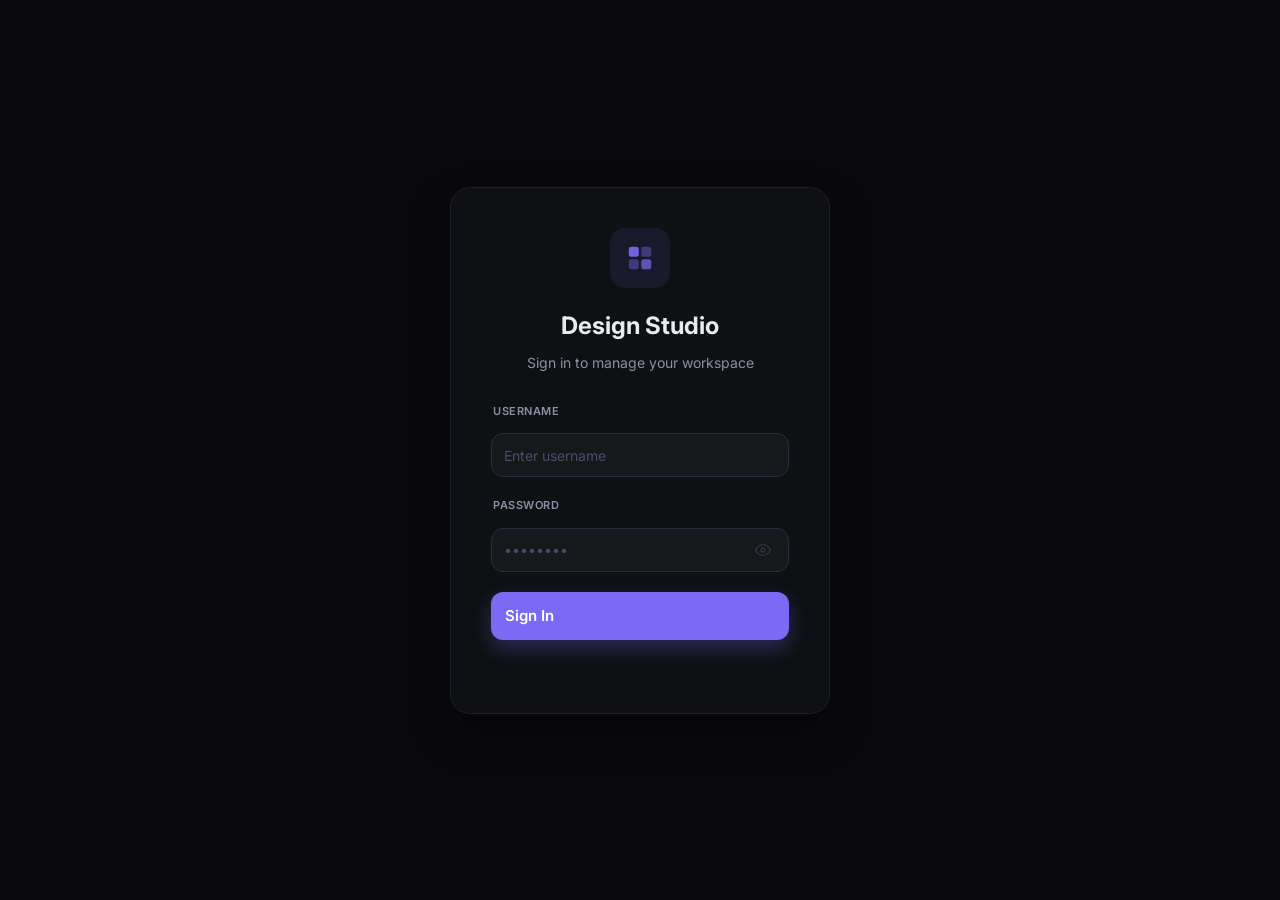
<file: index.html>
<!DOCTYPE html>
<!-- © 2024–2026 Nirmal Vishnu. All rights reserved. Unauthorized reproduction or redistribution prohibited. -->
<html lang="en">

<head>
    <meta charset="UTF-8" />
    <meta name="viewport" content="width=device-width, initial-scale=1.0" />
    <meta name="author" content="Nirmal Vishnu" />
    <meta name="copyright" content="© 2024 Nirmal Vishnu. All rights reserved." />
    <meta name="application-name" content="Design Studio KPI Dashboard" />
    <meta name="creator" content="Nirmal Vishnu — vishnunirmal0@gmail.com" />
    <title>Design Studio — Task Manager</title>
    <link rel="preconnect" href="https://fonts.googleapis.com" />
    <link rel="preconnect" href="https://fonts.gstatic.com" crossorigin />
    <link
        href="https://fonts.googleapis.com/css2?family=Inter:wght@300;400;500;600;700&family=JetBrains+Mono:wght@400;500&display=swap"
        rel="stylesheet" />
    <link rel="stylesheet" href="style.css" />
</head>

<body>

    <!-- 🔐 LOGIN SCREEN -->
    <div id="loginScreen" class="login-overlay">
        <div class="login-card">
            <div class="brand-icon lg">
                <svg width="32" height="32" viewBox="0 0 24 24" fill="none">
                    <rect x="3" y="3" width="8" height="8" rx="2" fill="var(--accent)" opacity="0.9" />
                    <rect x="13" y="3" width="8" height="8" rx="2" fill="var(--accent)" opacity="0.4" />
                    <rect x="3" y="13" width="8" height="8" rx="2" fill="var(--accent)" opacity="0.4" />
                    <rect x="13" y="13" width="8" height="8" rx="2" fill="var(--accent)" opacity="0.7" />
                </svg>
            </div>
            <h1 class="login-title">Design Studio</h1>
            <p class="login-sub">Sign in to manage your workspace</p>
            
            <div class="form-group">
                <label>Username</label>
                <input type="text" id="loginUser" class="form-input" placeholder="Enter username">
            </div>
            <div class="form-group">
                <label>Password</label>
                <div class="pass-wrap">
                    <input type="password" id="loginPass" class="form-input" placeholder="••••••••">
                    <button class="pass-toggle" type="button" onclick="togglePass('loginPass', this)" title="Show/Hide Password">
                        <svg viewBox="0 0 24 24" fill="none" stroke="currentColor" stroke-width="2"><path d="M1 12s4-8 11-8 11 8 11 8-4 8-11 8-11-8-11-8z"></path><circle cx="12" cy="12" r="3"></circle></svg>
                    </button>
                </div>
            </div>
            
            <button class="btn-primary w-full" style="margin-top:10px" onclick="doLogin()">
                Sign In
            </button>
            <div id="loginError" class="login-error"></div>
        </div>
    </div>

    <!-- Sidebar -->
    <aside class="sidebar" id="sidebar">
        <div class="sidebar-brand">
            <div class="brand-icon">
                <svg width="20" height="20" viewBox="0 0 24 24" fill="none">
                    <rect x="3" y="3" width="8" height="8" rx="2" fill="var(--accent)" opacity="0.9" />
                    <rect x="13" y="3" width="8" height="8" rx="2" fill="var(--accent)" opacity="0.4" />
                    <rect x="3" y="13" width="8" height="8" rx="2" fill="var(--accent)" opacity="0.4" />
                    <rect x="13" y="13" width="8" height="8" rx="2" fill="var(--accent)" opacity="0.7" />
                </svg>
            </div>
            <div>
                <div class="brand-name">Design Studio</div>
                <div class="brand-sub">Task Manager</div>
            </div>
        </div>

        <nav class="sidebar-nav">
            <button class="nav-item active" data-screen="works" onclick="switchScreen('works')">
                <svg width="16" height="16" viewBox="0 0 24 24" fill="none" stroke="currentColor" stroke-width="1.8">
                    <rect x="2" y="7" width="20" height="14" rx="2" />
                    <path d="M16 7V5a2 2 0 00-2-2h-4a2 2 0 00-2 2v2" />
                    <line x1="12" y1="12" x2="12" y2="16" />
                    <line x1="10" y1="14" x2="14" y2="14" />
                </svg>
                <span>Works</span>
                <span class="nav-badge" id="nb-works">0</span>
            </button>
            <button class="nav-item" data-screen="board" onclick="switchScreen('board')">
                <svg width="16" height="16" viewBox="0 0 24 24" fill="none" stroke="currentColor" stroke-width="1.8">
                    <path d="M17 21v-2a4 4 0 00-4-4H5a4 4 0 00-4 4v2" />
                    <circle cx="9" cy="7" r="4" />
                    <path d="M23 21v-2a4 4 0 00-3-3.87" />
                    <path d="M16 3.13a4 4 0 010 7.75" />
                </svg>
                <span>Designer Board</span>
            </button>
            <button class="nav-item" data-screen="weekly" onclick="switchScreen('weekly')">
                <svg width="16" height="16" viewBox="0 0 24 24" fill="none" stroke="currentColor" stroke-width="1.8">
                    <rect x="3" y="4" width="18" height="18" rx="2" />
                    <line x1="16" y1="2" x2="16" y2="6" />
                    <line x1="8" y1="2" x2="8" y2="6" />
                    <line x1="3" y1="10" x2="21" y2="10" />
                </svg>
                <span>Weekly Tracker</span>
            </button>
            <button class="nav-item" data-screen="kpi" onclick="switchScreen('kpi')">
                <svg width="16" height="16" viewBox="0 0 24 24" fill="none" stroke="currentColor" stroke-width="1.8">
                    <polyline points="22 12 18 12 15 21 9 3 6 12 2 12" />
                </svg>
                <span>KPI</span>
            </button>
            <div class="nav-divider"></div>
            <button class="nav-item sprint" data-screen="sprintclose" onclick="switchScreen('sprintclose')">
                <svg width="16" height="16" viewBox="0 0 24 24" fill="none" stroke="currentColor" stroke-width="1.8">
                    <path d="M18 6L6 18" />
                    <path d="M6 6l12 12" />
                </svg>
                <span>Sprint Close</span>
                <span class="nav-badge orange" id="nb-sprint">W?</span>
            </button>
            <button class="nav-item" data-screen="history" onclick="switchScreen('history')">
                <svg width="16" height="16" viewBox="0 0 24 24" fill="none" stroke="currentColor" stroke-width="1.8">
                    <circle cx="12" cy="12" r="10" />
                    <polyline points="12 6 12 12 16 14" />
                </svg>
                <span>History</span>
            </button>
            <button class="nav-item" data-screen="clients" onclick="switchScreen('clients')">
                <svg width="16" height="16" viewBox="0 0 24 24" fill="none" stroke="currentColor" stroke-width="1.8">
                    <path d="M20 21v-2a4 4 0 00-4-4H8a4 4 0 00-4 4v2" />
                    <circle cx="12" cy="7" r="4" />
                </svg>
                <span>Clients</span>
                <span class="nav-badge" id="nb-clients">0</span>
            </button>
            <button class="nav-item" data-screen="settings" onclick="switchScreen('settings')">
                <svg width="16" height="16" viewBox="0 0 24 24" fill="none" stroke="currentColor" stroke-width="1.8">
                    <circle cx="12" cy="12" r="3" />
                    <path
                        d="M19.4 15a1.65 1.65 0 00.33 1.82l.06.06a2 2 0 010 2.83 2 2 0 01-2.83 0l-.06-.06a1.65 1.65 0 00-1.82-.33 1.65 1.65 0 00-1 1.51V21a2 2 0 01-4 0v-.09A1.65 1.65 0 009 19.4a1.65 1.65 0 00-1.82.33l-.06.06a2 2 0 01-2.83-2.83l.06-.06A1.65 1.65 0 004.68 15a1.65 1.65 0 00-1.51-1H3a2 2 0 010-4h.09A1.65 1.65 0 004.6 9a1.65 1.65 0 00-.33-1.82l-.06-.06a2 2 0 012.83-2.83l.06.06A1.65 1.65 0 009 4.68a1.65 1.65 0 001-1.51V3a2 2 0 014 0v.09a1.65 1.65 0 001 1.51 1.65 1.65 0 001.82-.33l.06-.06a2 2 0 012.83 2.83l-.06.06A1.65 1.65 0 0019.4 9a1.65 1.65 0 001.51 1H21a2 2 0 010 4h-.09a1.65 1.65 0 00-1.51 1z" />
                </svg>
                <span>Settings</span>
            </button>

            <div class="nav-divider"></div>
            
            <button class="nav-item" onclick="logout()" style="color: #ef4444;">
                <svg width="16" height="16" viewBox="0 0 24 24" fill="none" stroke="currentColor" stroke-width="1.8">
                    <path d="M9 21H5a2 2 0 01-2-2V5a2 2 0 012-2h4" />
                    <polyline points="16 17 21 12 16 7" />
                    <line x1="21" y1="12" x2="9" y2="12" />
                </svg>
                <span>Logout</span>
            </button>
        </nav>

        <div class="sidebar-footer">
            <div style="margin-bottom:12px; padding:0 4px">
                <select id="userRoleSelect" class="filter-sel" style="width:100%; height:30px; font-size:10px; border-color:var(--border2); background:var(--bg3)" onchange="switchUserRole(this.value)">
                    <option value="admin">Admin Mode</option>
                    <option value="designer">Designer Mode</option>
                </select>
            </div>
            <div class="week-chip" id="currentWeekChip">Loading…</div>
            <div class="sidebar-time" id="sidebarTime"></div>
        </div>
    </aside>

    <!-- Main -->
    <main class="main">

        <!-- Topbar -->
        <header class="topbar">
            <div class="topbar-left">
                <button class="menu-btn" id="menuBtn" onclick="toggleSidebar()">
                    <svg width="20" height="20" viewBox="0 0 24 24" fill="none" stroke="currentColor" stroke-width="2">
                        <line x1="3" y1="12" x2="21" y2="12"></line>
                        <line x1="3" y1="6" x2="21" y2="6"></line>
                        <line x1="3" y1="18" x2="21" y2="18"></line>
                    </svg>
                </button>
                <h1 class="page-title" id="pageTitle">Works</h1>
                <span class="page-sub" id="pageSub">Task Intake & Overview</span>
            </div>
            <div class="topbar-right">
                <button class="theme-toggle" onclick="toggleTheme()" title="Toggle Light/Dark Mode" id="themeToggleBtn">
                    <svg viewBox="0 0 24 24" fill="none" stroke="currentColor" stroke-width="2">
                        <path d="M12 3v1m0 16v1m9-9h-1M4 12H3m15.364-6.364l-.707.707M6.343 17.657l-.707.707m12.728 0l-.707-.707M6.343 6.343l-.707-.707M12 5a7 7 0 100 14 7 7 0 000-14z" />
                    </svg>
                </button>
                <button class="btn-ghost" onclick="refreshData()" title="Refresh">
                    <svg width="14" height="14" viewBox="0 0 24 24" fill="none" stroke="currentColor" stroke-width="2">
                        <polyline points="23 4 23 10 17 10" />
                        <path d="M20.49 15a9 9 0 11-2.12-9.36L23 10" />
                    </svg>
                    Refresh
                </button>
                <button class="btn-primary" id="newTaskBtn" onclick="openNewTaskPanel()">
                    <svg width="13" height="13" viewBox="0 0 24 24" fill="none" stroke="currentColor"
                        stroke-width="2.5">
                        <line x1="12" y1="5" x2="12" y2="19" />
                        <line x1="5" y1="12" x2="19" y2="12" />
                    </svg>
                    New Task
                </button>
                <div class="topbar-user">
                    <span class="user-av" id="topbar-av">N</span>
                    <span id="topbar-name">Nirmal</span>
                </div>
            </div>
        </header>

        <!-- ══════════ SCREEN: WORKS ══════════ -->
        <section class="screen active" id="screen-works">
            <div class="kpi-bar">
                <div class="kpi-card"><span class="kpi-label">Total Tasks</span><span class="kpi-val"
                        id="st-total">—</span></div>
                <div class="kpi-card"><span class="kpi-label">Active</span><span class="kpi-val accent"
                        id="st-active">—</span></div>
                <div class="kpi-card"><span class="kpi-label">This Week</span><span class="kpi-val blue"
                        id="st-week">—</span></div>
                <div class="kpi-card"><span class="kpi-label">Completed</span><span class="kpi-val green"
                        id="st-done">—</span></div>
                <div class="kpi-card"><span class="kpi-label">Carry Overs</span><span class="kpi-val orange"
                        id="st-carry">—</span></div>
            </div>

            <div class="filter-row">
                <input class="search-box" id="worksSearch" type="text" placeholder="Search tasks or clients…"
                    oninput="filterWorks()" />
                <select class="filter-sel" id="filterWeek" onchange="filterWorks()">
                    <option value="">All Weeks</option>
                </select>
                <select class="filter-sel" id="filterAssignee" onchange="filterWorks()">
                    <option value="">All Designers</option>
                    <option>Anu</option>
                    <option>Asif</option>
                    <option>Aysha</option>
                    <option>Safnas</option>
                </select>
                <select class="filter-sel" id="filterStatus" onchange="filterWorks()">
                    <option value="">All Statuses</option>
                    <option value="pending">Pending</option>
                    <option value="inprogress">In Progress</option>
                    <option value="waitingclient">Waiting Client</option>
                    <option value="done">Done</option>
                    <option value="audit">Needs Audit</option>
                    <option value="carryover">Carry Over</option>
                </select>
                <select class="filter-sel" id="filterTimeline" onchange="filterWorks()">
                    <option value="">Timeline: All</option>
                    <option value="overdue">⚠️ Overdue</option>
                    <option value="today">📅 Due Today</option>
                    <option value="soon">⏰ Closing Soon</option>
                </select>
                <select class="filter-sel" id="filterExtra" onchange="filterWorks()">
                    <option value="">Extra Filters</option>
                    <option value="unassigned_work">Unassigned Work</option>
                    <option value="no_hscore">H-Score Not Added</option>
                </select>
                <select class="filter-sel" id="filterDateField" onchange="filterWorks()">
                    <option value="finalDue">Delivery: Final</option>
                    <option value="designDue">Delivery: Design</option>
                </select>
                <div class="view-toggle">
                    <button class="vt-btn active" id="vt-grid" onclick="setView('grid')">
                        <svg width="13" height="13" viewBox="0 0 24 24" fill="none" stroke="currentColor"
                            stroke-width="2">
                            <rect x="3" y="3" width="7" height="7" />
                            <rect x="14" y="3" width="7" height="7" />
                            <rect x="3" y="14" width="7" height="7" />
                            <rect x="14" y="14" width="7" height="7" />
                        </svg>
                    </button>
                    <button class="vt-btn" id="vt-list" onclick="setView('list')">
                        <svg width="13" height="13" viewBox="0 0 24 24" fill="none" stroke="currentColor"
                            stroke-width="2">
                            <line x1="3" y1="6" x2="21" y2="6" />
                            <line x1="3" y1="12" x2="21" y2="12" />
                            <line x1="3" y1="18" x2="21" y2="18" />
                        </svg>
                    </button>
                </div>
            </div>

            <div class="task-grid" id="worksGrid">
                <!-- rendered by JS -->
            </div>
        </section>

        <!-- ══════════ SCREEN: DESIGNER BOARD ══════════ -->
        <section class="screen" id="screen-board">
            <div
                style="display:flex;align-items:center;gap:8px;flex-shrink:0;padding-bottom:12px;border-bottom:1px solid var(--border);">
                <div class="designer-tabs" id="designerTabs" style="border:none;padding:0;">
                    <!-- Tabs for desktop/wide screens -->
                </div>
                <div id="designerSelectMobile" class="custom-designer-selector mobile-only"
                    onclick="toggleDesignerDropdown(event)">
                    <div id="mobileActiveDesigner" class="selected-pill-wrap">
                        <!-- Populated by JS -->
                    </div>
                    <div id="designerDropdownList" class="designer-dropdown-list">
                        <!-- Populated by JS -->
                    </div>
                </div>
                <div class="board-controls"
                    style="display:flex;align-items:center;gap:12px;margin-left:auto;flex-shrink:0">
                    <div class="week-nav-mini"
                        style="display:flex;align-items:center;background:var(--bg3);padding:2px;border:1px solid var(--border);border-radius:6px;gap:2px">
                        <button class="btn-ghost sm" onclick="changeBoardWeek(-1)"
                            style="width:28px;height:28px;padding:0;display:flex;align-items:center;justify-content:center;border-radius:4px">←</button>
                        <span id="boardWeekLabel"
                            style="font-family:'JetBrains Mono',monospace;font-size:11px;font-weight:700;padding:0 10px;color:var(--text);min-width:60px;text-align:center">WEEK
                            ?</span>
                        <button class="btn-ghost sm" onclick="changeBoardWeek(1)"
                            style="width:28px;height:28px;padding:0;display:flex;align-items:center;justify-content:center;border-radius:4px">→</button>
                    </div>
                    <button class="btn-ghost sm" id="boardWeekToggle" onclick="toggleBoardWeekFilter()"
                        style="height:32px;padding:0 12px;font-size:11px;font-weight:600;text-transform:uppercase;letter-spacing:0.02em;border:1px solid var(--border);border-radius:6px;background:var(--bg3)">
                        WEEK ? ONLY
                    </button>
                </div>
            </div>

            <div class="board-cols" id="boardCols">
                <div class="board-col">
                    <div class="board-col-hdr"><span class="col-dot yellow"></span>Pending<span class="col-cnt"
                            id="bc-pending">0</span></div>
                    <div class="board-col-body" id="bb-pending" ondragover="allowDrop(event)" ondrop="handleDrop(event, 'pending')"></div>
                </div>
                <div class="board-col">
                    <div class="board-col-hdr"><span class="col-dot blue"></span>In Progress<span class="col-cnt"
                            id="bc-inprogress">0</span></div>
                    <div class="board-col-body" id="bb-inprogress" ondragover="allowDrop(event)" ondrop="handleDrop(event, 'inprogress')"></div>
                </div>
                <div class="board-col">
                    <div class="board-col-hdr"><span class="col-dot orange"></span>Waiting<span class="col-cnt"
                            id="bc-waiting">0</span></div>
                    <div class="board-col-body" id="bb-waiting" ondragover="allowDrop(event)" ondrop="handleDrop(event, 'waiting')"></div>
                </div>
                <div class="board-col">
                    <div class="board-col-hdr"><span class="col-dot green"></span>Done<span class="col-cnt"
                            id="bc-done">0</span></div>
                    <div class="board-col-body" id="bb-done" ondragover="allowDrop(event)" ondrop="handleDrop(event, 'done')"></div>
                </div>
                <div class="board-col">
                    <div class="board-col-hdr"><span class="col-dot orange"></span>Carry Over<span class="col-cnt" id="bc-carryover">0</span></div>
                    <div class="board-col-body" id="bb-carryover"></div>
                </div>
            </div>
        </section>

        <!-- ══════════ SCREEN: WEEKLY TRACKER ══════════ -->
        <section class="screen" id="screen-weekly">
            <div class="weekly-header">
                <div class="week-selector">
                    <button class="btn-ghost sm" onclick="changeWeek(-1)">←</button>
                    <span class="week-label" id="weekLabel">Week 1</span>
                    <button class="btn-ghost sm" onclick="changeWeek(1)">→</button>
                </div>
                <div class="pill-scroll-wrap">
                    <div class="designer-pills" id="weekDesignerPills">
                        <!-- Populated by JS -->
                    </div>
                </div>
                <button class="btn-ghost sm" onclick="openExtraLogModal()">+ Add Extra Work</button>
            </div>

            <div class="weekly-stats" id="weeklyStats">
                <div class="kpi-card sm"><span class="kpi-label">Total H Score</span><span class="kpi-val accent"
                        id="wst-h">—</span></div>
                <div class="kpi-card sm"><span class="kpi-label">Tasks Done</span><span class="kpi-val green"
                        id="wst-done">—</span></div>
                <div class="kpi-card sm"><span class="kpi-label">Days Present</span><span class="kpi-val"
                        id="wst-present">—</span></div>
                <div class="kpi-card sm"><span class="kpi-label">Miiro Updated</span><span class="kpi-val"
                        id="wst-miiro">—</span></div>
                <div class="kpi-card sm"><span class="kpi-label">BM Sent</span><span class="kpi-val"
                        id="wst-bm">—</span></div>
            </div>

            <div class="weekly-table-wrap">
                <table class="weekly-table" id="weeklyTable">
                    <thead>
                        <tr>
                            <th>Day</th>
                            <th>Date</th>
                            <th>Assigned Task</th>
                            <th>H Score</th>
                            <th>Completed Task</th>
                            <th>Present</th>
                            <th>Miiro</th>
                            <th>BM</th>
                            <th></th>
                        </tr>
                    </thead>
                    <tbody id="weeklyBody">
                        <!-- rendered by JS -->
                    </tbody>
                    <tfoot>
                        <tr class="weekly-total-row">
                            <td colspan="3" style="text-align:right;color:var(--text2);font-size:11px;font-weight:600;">
                                WEEK TOTAL</td>
                            <td class="total-h accent mono" id="totalH">0.0</td>
                            <td colspan="4"></td>
                            <td></td>
                        </tr>
                    </tfoot>
                </table>
            </div>
        </section>

        <!-- ══════════ SCREEN: KPI ══════════ -->
        <section class="screen" id="screen-kpi">

            <!-- KPI View Toggle + Month selector -->
            <div class="kpi-controls">
                <div class="view-toggle" style="width:auto">
                    <button class="vt-btn active" id="kv-week" onclick="switchKPIView('week')">Week View</button>
                    <button class="vt-btn" id="kv-month" onclick="switchKPIView('month')">Month View</button>
                </div>
                <div class="month-selector" id="weekKPISelector">
                    <button class="btn-ghost sm" onclick="changeKPIWeek(-1)">←</button>
                    <span class="week-label" id="kpiWeekLabel">Week ?</span>
                    <button class="btn-ghost sm" onclick="changeKPIWeek(1)">→</button>
                </div>
                <div class="month-selector" id="monthSelector" style="display:none">
                    <button class="btn-ghost sm" onclick="changeMonth(-1)">←</button>
                    <span class="week-label" id="monthLabel">March 2026</span>
                    <button class="btn-ghost sm" onclick="changeMonth(1)">→</button>
                </div>
                <div style="margin-left:auto;display:flex;gap:8px;align-items:center">
                    <button class="btn-ghost sm" id="closeMonthBtn" onclick="confirmMonthClose()"
                        style="display:none;color:var(--orange);border-color:rgba(249,115,22,0.4)">
                        📅 Close Month & Save KPI
                    </button>
                </div>
            </div>

            <!-- Leaderboard -->
            <div class="kpi-lb-wrap">
                <div class="panel">
                    <div class="panel-hdr"><span id="lbTitle">Leaderboard</span><span class="panel-tag"
                            id="lbTag">Auto-calculated</span></div>
                    <div class="lb-header">
                        <span>Designer</span>
                        <span>Pr</span>
                        <span>Mi</span>
                        <span>BM</span>
                        <span>H Score</span>
                        <span>Total KPI</span>
                    </div>
                    <div id="lbRows"></div>
                </div>
            </div>

            <!-- Per-designer KPI table (Week View) -->
            <div id="weekKPISection">
                <div class="pill-scroll-wrap">
                    <div class="kpi-designer-sel">
                        <button class="pill active" data-d="anu" onclick="switchKPIDesigner('anu')">Anu</button>
                        <button class="pill" data-d="asif" onclick="switchKPIDesigner('asif')">Asif</button>
                        <button class="pill" data-d="aysha" onclick="switchKPIDesigner('aysha')">Aysha</button>
                        <button class="pill" data-d="safnas" onclick="switchKPIDesigner('safnas')">Safnas</button>
                    </div>
                </div>

                <!-- Approvals Section -->
                <div id="kpiApprovalsSection" style="margin-bottom:20px;display:none">
                    <div class="panel" style="border-color:var(--orange)">
                        <div class="panel-hdr"><span style="color:var(--orange)">Pending Task Approvals</span><span
                                class="panel-tag">Review designer-submitted logs</span></div>
                        <div id="approvalList" style="padding:15px;display:flex;flex-wrap:wrap;gap:12px">
                            <!-- JS Rendered cards -->
                        </div>
                    </div>
                </div>

                <div class="panel">
                    <div class="panel-hdr">
                        <span id="kpiPanelTitle">Anu — Task KPI</span>
                        <span class="panel-tag">Enter Quality & Impact scores below</span>
                    </div>
                    <div class="kpi-table-wrap">
                        <table class="kpi-table">
                            <thead>
                                <tr>
                                    <th>Task</th>
                                    <th>Client</th>
                                    <th>Week</th>
                                    <th>Deadline<br><small>Index (0–10)</small></th>
                                    <th>H Score<br><small>Index (0–10)</small></th>
                                    <th>Quality<br><small>Index (1–10)</small></th>
                                    <th>Attitude<br><small>Index (1–10)</small></th>
                                    <th>Total Score</th>
                                    <th>Carry Over</th>
                                </tr>
                            </thead>
                            <tbody id="kpiTableBody"></tbody>
                        </table>
                    </div>
                </div>
            </div>

            <!-- Monthly KPI section -->
            <div id="monthKPISection" style="display:none">
                <div class="panel">
                    <div class="panel-hdr">
                        <span id="monthKPIPanelTitle">Monthly KPI — — —</span>
                        <span class="panel-tag">Aggregated from all weeks in this month</span>
                    </div>
                    <div class="kpi-table-wrap">
                        <table class="kpi-table">
                            <thead>
                                <tr>
                                    <th>Designer</th>
                                    <th>Tasks Done</th>
                                    <th>Carry Overs</th>
                                    <th>Deadline<br><small>Avg Index</small></th>
                                    <th>H Score<br><small>Avg Index</small></th>
                                    <th>Quality<br><small>Avg Index</small></th>
                                    <th>Attitude<br><small>Avg Index</small></th>
                                    <th>Monthly Total</th>
                                    <th>Completion %</th>
                                </tr>
                            </thead>
                            <tbody id="monthKPIBody"></tbody>
                        </table>
                    </div>
                </div>

                <!-- Closed Month History -->
                <div class="panel">
                    <div class="panel-hdr"><span>Monthly KPI Records</span><span class="panel-tag">Permanent
                            snapshots</span></div>
                    <div id="monthHistoryRows"></div>
                </div>
            </div>

        </section>

        <!-- ══════════ SCREEN: SPRINT CLOSE ══════════ -->
        <section class="screen" id="screen-sprintclose">
            <div class="sprint-hero">
                <div style="display:flex;align-items:center;justify-content:center;gap:12px">
                    <button class="btn-ghost" onclick="changeSprintWeek(-1)" style="color:white">←</button>
                    <div class="sprint-week-label" id="sprintWeekLabel">Week ? Close</div>
                    <button class="btn-ghost" onclick="changeSprintWeek(1)" style="color:white">→</button>
                </div>
                <p class="sprint-desc">Review this week's completion before closing. Incomplete tasks will be flagged as
                    <strong>Carry Over</strong> and carried into next week. This snapshot is permanent.
                </p>
            </div>

            <div class="sprint-grid" id="sprintGrid">
                <!-- 4 designer summary cards, rendered by JS -->
            </div>

            <div class="sprint-summary panel">
                <div class="panel-hdr"><span>Week Summary</span></div>
                <div class="sprint-summary-stats">
                    <div class="ss-stat"><span class="ss-val" id="ss-assigned">—</span><span
                            class="ss-label">Assigned</span></div>
                    <div class="ss-stat"><span class="ss-val green" id="ss-completed">—</span><span
                            class="ss-label">Completed</span></div>
                    <div class="ss-stat"><span class="ss-val orange" id="ss-carryover">—</span><span
                            class="ss-label">Carry Over</span></div>
                    <div class="ss-stat"><span class="ss-val accent" id="ss-rate">—%</span><span
                            class="ss-label">Completion Rate</span></div>
                </div>
            </div>

            <div class="sprint-actions">
                <button class="btn-ghost lg" onclick="switchScreen('works')">Cancel</button>
                <button class="btn-ghost lg" onclick="resetToWeekOne()" style="color:var(--orange)">
                    Reset to Week 1
                </button>
                <button class="btn-danger" id="closeWeekBtn" onclick="confirmWeekClose()">
                    <svg width="14" height="14" viewBox="0 0 24 24" fill="none" stroke="currentColor" stroke-width="2">
                        <path d="M18 6L6 18" />
                        <path d="M6 6l12 12" />
                    </svg>
                    Close Week & Carry Over Incomplete Tasks
                </button>
            </div>
        </section>

        <!-- ══════════ SCREEN: HISTORY ══════════ -->
        <section class="screen" id="screen-history">
            <div class="kpi-bar">
                <div class="kpi-card"><span class="kpi-label">Weeks Closed</span><span class="kpi-val"
                        id="hs-weeks">—</span></div>
                <div class="kpi-card"><span class="kpi-label">Avg Completion</span><span class="kpi-val green"
                        id="hs-avg">—%</span></div>
                <div class="kpi-card"><span class="kpi-label">Total Tasks Done</span><span class="kpi-val accent"
                        id="hs-done">—</span></div>
                <div class="kpi-card"><span class="kpi-label">Total Carry Overs</span><span class="kpi-val orange"
                        id="hs-carry">—</span></div>
                <div style="margin-left:auto;display:flex;align-items:center">
                    <button class="btn-ghost sm" onclick="confirmClearTasks()"
                        style="color:var(--red);border-color:rgba(239,68,68,0.3);margin-right:8px">
                        🗑 Clear All Tasks
                    </button>
                    <button class="btn-ghost sm" onclick="confirmClearHistory()"
                        style="color:var(--red);border-color:rgba(239,68,68,0.3)">
                        📜 Clear History
                    </button>
                </div>
            </div>
            
            <div class="segment-wrap">
                <button class="segment-btn active" id="hist-week" onclick="switchHistView('week')">Weekly Close</button>
                <button class="segment-btn" id="hist-month" onclick="switchHistView('month')">Monthly Close</button>
            </div>

            <div class="history-timeline" id="historyTimeline"></div>
            <div id="historyMonthlyTimeline" style="display:none; padding-bottom: 24px;"></div>
        </section>

        <!-- ══════════ SCREEN: CLIENTS ══════════ -->
        <section class="screen" id="screen-clients">
            <div class="filter-row">
                <input class="search-box" id="clientSearch" type="text" placeholder="Search clients…"
                    oninput="filterClients()" />
                <select class="filter-sel" id="clientStatusFilter" onchange="filterClients()">
                    <option value="">All Statuses</option>
                    <option value="active">Active</option>
                    <option value="new">New</option>
                    <option value="hold">On Hold</option>
                    <option value="completed">Completed</option>
                </select>
                <button class="btn-primary" onclick="openAddClientPanel()">
                    <svg width="12" height="12" viewBox="0 0 24 24" fill="none" stroke="currentColor"
                        stroke-width="2.5">
                        <line x1="12" y1="5" x2="12" y2="19" />
                        <line x1="5" y1="12" x2="19" y2="12" />
                    </svg>
                    Add Client
                </button>
            </div>
            <div class="client-grid" id="clientGrid"></div>
        </section>

        <!-- ══════════ SCREEN: SETTINGS ══════════ -->
        <section class="screen" id="screen-settings">
            <div class="settings-wrap">

                <div class="panel">
                    <div class="panel-hdr"><span>Google Sheets Connection</span></div>
                    <div class="settings-list">
                        <div class="setting-row">
                            <div><span class="sn">Sheet 1 ID — Tasks (Creative Direction)</span><span class="sd">BM:
                                    Creative Direction spreadsheet</span></div>
                            <div class="sc"><input class="setting-inp" type="text" id="cfg-s1"
                                    placeholder="1HG0X..." /><button class="btn-sm"
                                    onclick="saveCfg('s1')">Save</button></div>
                        </div>
                        <div class="setting-row">
                            <div><span class="sn">Sheet 2 ID — KPI & Evaluation</span><span class="sd">Auto-syncs from
                                    Apps Script</span></div>
                            <div class="sc"><input class="setting-inp" type="text" id="cfg-s2"
                                    placeholder="1D5fQ..." /><button class="btn-sm"
                                    onclick="saveCfg('s2')">Save</button></div>
                        </div>
                        <div class="setting-row">
                            <div><span class="sn">Sheet 3 ID — Daily Week Task</span><span class="sd">Designer daily
                                    logs</span></div>
                            <div class="sc"><input class="setting-inp" type="text" id="cfg-s3"
                                    placeholder="1Klc0..." /><button class="btn-sm"
                                    onclick="saveCfg('s3')">Save</button></div>
                        </div>
                    </div>
                </div>

                <div class="panel">
                    <div class="panel-hdr"><span>MongoDB API Backend</span></div>
                    <div class="settings-list">
                        <div class="setting-row">
                            <div><span class="sn">API Endpoint URL</span><span class="sd">Connect to your Render/Node.js backend 
                                    (e.g. https://...onrender.com/api) to enable cross-device sync.</span></div>
                            <div class="sc"><input class="setting-inp" type="text" id="cfg-apiUrl"
                                    placeholder="https://script.google.com/macros/s/.../exec" /><button class="btn-sm"
                                    onclick="saveCfg('apiUrl')">Save</button></div>
                        </div>
                        <div class="setting-row">
                            <div><span class="sn">API Status</span><span class="sd">Live write operations require the
                                    Web App to be deployed</span></div>
                            <div class="sc"><span class="conn-badge" id="apiStatus">Not configured</span><button
                                    class="btn-sm" onclick="testAPI()">Test</button></div>
                        </div>
                    </div>
                </div>

                <div class="panel">
                    <div class="panel-hdr"><span>Weekly Config</span></div>
                    <div class="settings-list">
                        <div class="setting-row">
                            <div><span class="sn">Current Week Number</span><span class="sd">Used for sprint tracking
                                    (auto-calculated, can override)</span></div>
                            <div class="sc"><input class="setting-inp short" type="number" id="cfg-weekNum"
                                    placeholder="1" /><button class="btn-sm" onclick="saveCfg('weekNum')">Save</button>
                            </div>
                        </div>
                        <div class="setting-row">
                            <div><span class="sn">Week Start Date</span><span class="sd">Date of Week 1 start (used to
                                    auto-calculate current week)</span></div>
                            <div class="sc"><input class="setting-inp" type="date" id="cfg-weekStart" /><button
                                    class="btn-sm" onclick="saveCfg('weekStart')">Save</button></div>
                        </div>
                        <div class="setting-row">
                            <div><span class="sn">Debug & Testing</span><span class="sd">Quickly reset the system to
                                    Week 1</span></div>
                            <div class="sc">
                                <button class="btn-ghost sm" onclick="openResetModal()"
                                    style="color:var(--orange);border-color:var(--orange)">
                                    🔄 Reset to Week 1
                                </button>
                            </div>
                        </div>
                    </div>
                </div>

                <!-- Team Management -->
                <div class="panel">
                    <div class="panel-hdr"><span>Team Members</span><span class="panel-tag">Add/remove designers & video
                            editors</span></div>
                    <div class="team-grid" id="teamGrid"></div>
                    <div class="team-add-form">
                        <div class="form-group">
                            <label>Name</label>
                            <input class="form-input" type="text" id="tm-name" placeholder="e.g. Riya" />
                        </div>
                        <div class="form-group">
                            <label>Role</label>
                            <select class="form-input" id="tm-role">
                                <option value="designer">Designer</option>
                                <option value="senior_designer">Senior Designer</option>
                                <option value="video">Video Editor</option>
                                <option value="cd">Creative Director</option>
                            </select>
                        </div>
                        <div class="form-group">
                            <label>Match Names (comma-sep)</label>
                            <input class="form-input" type="text" id="tm-match" placeholder="riya,riyaj" />
                        </div>
                        <div class="form-group">
                            <label>Avatar Color</label>
                            <div style="display:flex;gap:4px">
                                <input class="form-input" type="text" id="tm-color" placeholder="#7c6af4" style="flex:1" />
                                <button class="btn-ghost" onclick="randomizeTeamColor('tm-color')" style="padding:0 8px;font-size:12px;height:34.5px" title="Randomize Color">🎲</button>
                            </div>
                        </div>
                        <div class="form-group">
                            <label>Login Username</label>
                            <input class="form-input" type="text" id="tm-user" placeholder="riya_login" />
                        </div>
                        <div class="form-group">
                            <label>Login Password</label>
                            <div class="pass-wrap">
                                <input class="form-input" type="password" id="tm-pass" placeholder="••••••••" />
                                <button class="pass-toggle" type="button" onclick="togglePass('tm-pass', this)">
                                    <svg viewBox="0 0 24 24" fill="none" stroke="currentColor" stroke-width="2"><path d="M1 12s4-8 11-8 11 8 11 8-4 8-11 8-11-8-11-8z"></path><circle cx="12" cy="12" r="3"></circle></svg>
                                </button>
                            </div>
                        </div>
                        <button class="btn-primary" style="align-self: flex-end; width: 100%; margin-top: 10px;" onclick="addTeamMember()">Add Team Member & Create Account</button>
                    </div>
                </div>

                <div class="panel">
                    <div class="panel-hdr"><span>How to Set Up Apps Script (api.gs)</span></div>
                    <div class="setup-steps">
                        <div class="setup-step"><span class="step-num">1</span><span>Open <strong>Sheet 2 (KPI)</strong>
                                → Extensions → Apps Script</span></div>
                        <div class="setup-step"><span class="step-num">2</span><span>Delete any existing code → paste
                                the contents of <code>studio/api.gs</code></span></div>
                        <div class="setup-step"><span class="step-num">3</span><span>Click <strong>Deploy → New
                                    Deployment → Web App</strong></span></div>
                        <div class="setup-step"><span class="step-num">4</span><span>Set "Execute as: Me" and "Who has
                                access: Anyone"</span></div>
                        <div class="setup-step"><span class="step-num">5</span><span>Copy the Web App URL → paste in the
                                field above → Save</span></div>
                    </div>
                </div>

            </div>
        </section>

    </main>

    <!-- ══════════ NEW TASK PANEL (slide-in) ══════════ -->
    <div class="panel-overlay" id="panelOverlay" onclick="closeNewTaskPanel()"></div>
    <div class="slide-panel" id="newTaskPanel">
        <div class="slide-panel-hdr">
            <span class="slide-panel-title">New Task</span>
            <button class="modal-close" onclick="closeNewTaskPanel()">×</button>
        </div>
        <div class="slide-panel-body">
            <div class="form-group" style="position:relative">
                <label>Client</label>
                <input class="form-input" type="text" id="nt-client" placeholder="e.g. GAMIO, Brand Mantra…" autocomplete="off" oninput="showClientSuggestions(this.value)" onfocus="showClientSuggestions(this.value)" />
                <div id="nt-client-suggestions" class="suggestions-list"></div>
            </div>
            <div class="form-group">
                <label>Task Description</label>
                <textarea class="form-input" id="nt-task" rows="3" placeholder="Describe the work…"></textarea>
            </div>
            <div class="form-group">
                <label>Assign To</label>
                <div class="assign-grid" id="assignGrid">
                    <button class="assign-btn" data-d="Anu" onclick="selectDesigner(this)">
                        <span class="dtab-av sm" style="background:linear-gradient(135deg,#7c6af4,#4f3de8)">A</span>Anu
                    </button>
                    <button class="assign-btn" data-d="Asif" onclick="selectDesigner(this)">
                        <span class="dtab-av sm" style="background:linear-gradient(135deg,#f97316,#ef4444)">A</span>Asif
                    </button>
                    <button class="assign-btn" data-d="AYSH" onclick="selectDesigner(this)">
                        <span class="dtab-av sm"
                            style="background:linear-gradient(135deg,#22c55e,#16a34a)">A</span>Aysha
                    </button>
                    <button class="assign-btn" data-d="Safnas" onclick="selectDesigner(this)">
                        <span class="dtab-av sm"
                            style="background:linear-gradient(135deg,#eab308,#ca8a04)">S</span>Safnas
                    </button>
                </div>
            </div>
            <div class="form-row">
                <div class="form-group">
                    <label>Design Due</label>
                    <input class="form-input" type="date" id="nt-designdue" />
                </div>
                <div class="form-group">
                    <label>Final Due</label>
                    <input class="form-input" type="date" id="nt-finaldue" />
                </div>
            </div>
            <div class="form-row">
                <div class="form-group">
                    <label>Week #</label>
                    <input class="form-input" type="number" id="nt-week" min="1" placeholder="Auto" />
                </div>
                <div class="form-group">
                    <label>H Score Target</label>
                    <input class="form-input" type="number" id="nt-hscore" min="0" step="0.5" placeholder="e.g. 8" />
                </div>
            </div>
            <div class="form-group">
                <label>Notes (optional)</label>
                <textarea class="form-input" id="nt-notes" rows="2" placeholder="Any additional context…"></textarea>
            </div>
        </div>
        <div class="slide-panel-footer">
            <button class="btn-ghost" onclick="closeNewTaskPanel()">Cancel</button>
            <button class="btn-primary" onclick="submitNewTask()">Add Task</button>
        </div>
    </div>

    <!-- ══════════ TASK DETAIL MODAL ══════════ -->
    <div class="modal-overlay" id="taskModalOverlay" onclick="closeTaskModal()">
        <div class="modal" onclick="event.stopPropagation()">
            <div class="modal-hdr">
                <span class="modal-title" id="taskModalTitle">Task Detail</span>
                <button class="modal-close" onclick="closeTaskModal()">×</button>
            </div>
            <div class="modal-body" id="taskModalBody"></div>
        </div>
    </div>

    <!-- ══════════ WEEK CLOSE CONFIRM MODAL ══════════ -->
    <div class="modal-overlay" id="closeConfirmOverlay">
        <div class="modal sm">
            <div class="modal-hdr">
                <span class="modal-title">Confirm Week Close</span>
                <button class="modal-close"
                    onclick="document.getElementById('closeConfirmOverlay').classList.remove('open')">×</button>
            </div>
            <div class="modal-body">
                <p style="color:var(--text2);font-size:13px;line-height:1.6">This will permanently snapshot this week's
                    data. Incomplete tasks will be marked <strong style="color:var(--orange)">Carry Over</strong> and
                    moved to next week. <strong>This cannot be undone.</strong></p>
                <div class="confirm-stats" id="confirmStats"></div>
            </div>
            <div class="modal-footer">
                <button class="btn-ghost"
                    onclick="document.getElementById('closeConfirmOverlay').classList.remove('open')">Go Back</button>
                <button class="btn-danger" onclick="executeWeekClose()">Yes, Close Week</button>
            </div>
        </div>
    </div>

    <!-- Add Client Panel -->
    <div class="panel-overlay" id="clientPanelOverlay" onclick="closeAddClientPanel()"></div>
    <div class="slide-panel" id="addClientPanel">
        <div class="slide-panel-hdr">
            <span class="slide-panel-title" id="clientPanelTitle">Add Client</span>
            <button class="modal-close" onclick="closeAddClientPanel()">×</button>
        </div>
        <div class="slide-panel-body">
            <div class="form-group"><label>Client Name *</label><input class="form-input" type="text" id="cl-name"
                    placeholder="e.g. Brand Mantra" /></div>
            <div class="form-group">
                <label>Status</label>
                <select class="form-input" id="cl-status">
                    <option value="active">Active</option>
                    <option value="new">New Lead</option>
                    <option value="hold">On Hold</option>
                    <option value="completed">Completed</option>
                </select>
            </div>
            <div class="form-group"><label>Contact Person</label><input class="form-input" type="text" id="cl-contact"
                    placeholder="e.g. Rahul +91 9876543210" /></div>
            <div class="form-group"><label>Industry / Category</label><input class="form-input" type="text"
                    id="cl-category" placeholder="e.g. E-commerce, SaaS…" /></div>
            <div class="form-group"><label>Notes</label><textarea class="form-input" id="cl-notes" rows="3"
                    placeholder="Any context, deliverables, preferences…"></textarea></div>
        </div>
        <div class="slide-panel-footer">
            <button class="btn-ghost" onclick="closeAddClientPanel()">Cancel</button>
            <button class="btn-primary" onclick="submitClient()">Save Client</button>
        </div>
    </div>

    <!-- Month Close Confirm Modal -->
    <div class="modal-overlay" id="monthCloseOverlay">
        <div class="modal sm" onclick="event.stopPropagation()">
            <div class="modal-hdr">
                <span class="modal-title">Close Month & Save KPI</span>
                <button class="modal-close"
                    onclick="document.getElementById('monthCloseOverlay').classList.remove('open')">×</button>
            </div>
            <div class="modal-body">
                <p style="color:var(--text2);font-size:13px;line-height:1.6">This will permanently save the monthly KPI
                    snapshot for <strong id="monthCloseLabel">this month</strong>. Current scores will be aggregated per
                    designer and stored. <strong>Cannot be undone.</strong></p>
                <div class="confirm-stats" id="monthCloseStats" style="margin-top:12px"></div>
            </div>
            <div class="modal-footer">
                <button class="btn-ghost"
                    onclick="document.getElementById('monthCloseOverlay').classList.remove('open')">Cancel</button>
                <button class="btn-primary" onclick="executeMonthClose()">Save Monthly KPI</button>
            </div>
        </div>
    </div>

    <!-- Clear History Confirm Modal -->
    <div class="modal-overlay" id="clearHistoryOverlay">
        <div class="modal sm" onclick="event.stopPropagation()">
            <div class="modal-hdr">
                <span class="modal-title" style="color:var(--red)">Clear History</span>
                <button class="modal-close"
                    onclick="document.getElementById('clearHistoryOverlay').classList.remove('open')">×</button>
            </div>
            <div class="modal-body">
                <p style="color:var(--text2);font-size:13px;line-height:1.6">
                    This will permanently delete <strong>all closed week records</strong> and <strong>all monthly KPI
                        snapshots</strong>.
                    Task data in Works will not be deleted.
                    <br><br><strong style="color:var(--red)">This cannot be undone.</strong>
                </p>
                <div
                    style="margin-top:12px;padding:10px;background:rgba(239,68,68,0.08);border:1px solid rgba(239,68,68,0.2);border-radius:6px;font-size:12px;color:var(--red)">
                    ⚠ Type <strong>CLEAR</strong> to confirm:
                    <input class="form-input" type="text" id="clearConfirmInput" placeholder="Type CLEAR"
                        style="margin-top:8px;border-color:rgba(239,68,68,0.3)" />
                </div>
            </div>
            <div class="modal-footer">
                <button class="btn-ghost"
                    onclick="document.getElementById('clearHistoryOverlay').classList.remove('open')">Cancel</button>
                <button class="btn-danger" onclick="executeClearHistory()">Yes, Delete All History</button>
            </div>
        </div>
    </div>
    <!-- Clear Tasks Confirm Modal -->
    <div class="modal-overlay" id="clearTasksOverlay">
        <div class="modal sm" onclick="event.stopPropagation()">
            <div class="modal-hdr">
                <span class="modal-title" style="color:var(--red)">Clear All Tasks</span>
                <button class="modal-close"
                    onclick="document.getElementById('clearTasksOverlay').classList.remove('open')">×</button>
            </div>
            <div class="modal-body">
                <p style="color:var(--text2);font-size:13px;line-height:1.6">
                    This will permanently delete <strong>all active/pending tasks</strong> in the Works section.
                    History and snapshots will not be affected.
                    <br><br><strong style="color:var(--red)">This cannot be undone.</strong>
                </p>
                <div
                    style="margin-top:12px;padding:10px;background:rgba(239,68,68,0.08);border:1px solid rgba(239,68,68,0.2);border-radius:6px;font-size:12px;color:var(--red)">
                    ⚠ Type <strong>CLEAR</strong> to confirm:
                    <input class="form-input" type="text" id="clearTasksConfirmInput" placeholder="Type CLEAR"
                        style="margin-top:8px;border-color:rgba(239,68,68,0.3)" />
                </div>
            </div>
            <div class="modal-footer">
                <button class="btn-ghost"
                    onclick="document.getElementById('clearTasksOverlay').classList.remove('open')">Cancel</button>
                <button class="btn-danger" onclick="executeClearTasks()">Yes, Delete All Tasks</button>
            </div>
        </div>
    </div>

    <!-- Toast -->
    <div class="toast-wrap" id="toastWrap"></div>

    <script src="app.js"></script>
    <!-- Extra Work Overlay -->
    <div class="modal-overlay" id="extraLogOverlay">
        <div class="modal" style="max-width:400px; background:var(--bg2);">
            <div class="modal-hdr">
                <h3>Add Extra Work</h3>
                <button class="close-btn" onclick="closeExtraLogModal()">&#x2715;</button>
            </div>
            <div class="modal-body" style="padding:20px">
                <div class="form-group">
                    <label>Client Name</label>
                    <input type="text" id="ex-client" placeholder="e.g. Miiro" class="setting-inp" />
                </div>
                <div class="form-group">
                    <label>Task Description</label>
                    <input type="text" id="ex-task" placeholder="e.g. Logo Concept" class="setting-inp" />
                </div>
                <div class="form-group" id="ex-h-group">
                    <label>H Score Target</label>
                    <input type="number" step="0.5" id="ex-h" placeholder="0.0" class="setting-inp" />
                </div>
                <div style="margin-top:20px;display:flex;gap:10px">
                    <button class="btn-primary" onclick="submitExtraLog()" style="flex:1">Create & Log</button>
                    <button class="btn-ghost" onclick="closeExtraLogModal()" style="flex:1">Cancel</button>
                </div>
            </div>
        </div>
    </div>

    <!-- Reset Week Overlay -->
    <div class="modal-overlay" id="resetModalOverlay">
        <div class="modal" style="max-width:400px">
            <div class="modal-hdr">
                <h3>Dangerous Action: Reset System</h3>
                <button class="close-btn" onclick="closeResetModal()">&#x2715;</button>
            </div>
            <div class="modal-body" style="padding:20px;text-align:center">
                <p style="color:var(--text2);margin-bottom:20px">This will reset current week to 1 and update the system
                    start date to this Monday. All manual week overrides will be cleared. Continue?</p>
                <div style="display:flex;gap:10px">
                    <button class="btn-primary" onclick="executeResetToWeek1()"
                        style="flex:1;background:var(--red);border-color:var(--red)">Yes, Reset Now</button>
                    <button class="btn-ghost" onclick="closeResetModal()" style="flex:1">Cancel</button>
                </div>
            </div>
        </div>
    </div>
    <!-- Edit Member Overlay -->
    <div class="modal-overlay" id="editMemberOverlay">
        <div class="modal" style="max-width:420px">
            <div class="modal-hdr">
                <h3>Edit Team Member</h3>
                <button class="close-btn" onclick="closeEditMember()">&#x2715;</button>
            </div>
            <div class="modal-body" style="padding:20px">
                <div class="form-group" style="margin-bottom:14px">
                    <label
                        style="font-size:11px;color:var(--text3);text-transform:uppercase;letter-spacing:.05em">Name</label>
                    <input class="setting-inp" type="text" id="edit-tm-name" placeholder="e.g. Anu"
                        style="width:100%;margin-top:4px" />
                </div>
                <div class="form-group" style="margin-bottom:14px">
                    <label
                        style="font-size:11px;color:var(--text3);text-transform:uppercase;letter-spacing:.05em">Role</label>
                    <select class="setting-inp" id="edit-tm-role" style="width:100%;margin-top:4px">
                        <option value="designer">Designer</option>
                        <option value="senior_designer">Senior Designer</option>
                        <option value="video">Video Editor</option>
                        <option value="cd">Creative Director</option>
                    </select>
                </div>
                <div class="form-group" style="margin-bottom:14px">
                    <label style="font-size:11px;color:var(--text3);text-transform:uppercase;letter-spacing:.05em">Match
                        Names <small>(comma-separated, lowercase)</small></label>
                    <input class="setting-inp" type="text" id="edit-tm-match" placeholder="anu,anusree"
                        style="width:100%;margin-top:4px" />
                </div>
                <div class="form-group" style="margin-bottom:14px">
                    <label style="font-size:11px;color:var(--text3);text-transform:uppercase;letter-spacing:.05em">Avatar Color</label>
                    <div style="display:flex;gap:4px;margin-top:4px">
                        <input class="setting-inp" type="text" id="edit-tm-color" placeholder="#7c6af4" style="flex:1" />
                        <button class="btn-ghost" onclick="randomizeTeamColor('edit-tm-color')" style="padding:0 8px;font-size:12px;height:34.5px" title="Randomize Color">🎲</button>
                    </div>
                </div>
                <div id="account-status-area" style="margin-top:16px; padding:12px; border-radius:8px; background:rgba(255,255,255,0.03); border:1px dashed var(--border)">
                    <p style="font-size:11px;color:var(--text3);text-transform:uppercase;letter-spacing:.05em;margin-bottom:8px">System Account</p>
                    <div id="has-account-msg" style="display:none; font-size:12px; color:var(--green)">
                        ✓ This member has a linked system account.
                        <p style="font-size:10px; color:var(--text3); margin-top:4px">Use the backend management to reset passwords.</p>
                    </div>
                    <div id="no-account-form">
                        <div class="form-group" style="margin-bottom:10px">
                            <label style="font-size:10px;color:var(--text3)">New Username</label>
                            <input class="setting-inp" type="text" id="edit-tm-user" placeholder="login_name" style="width:100%;margin-top:4px;font-size:12px" />
                        </div>
                        <div class="form-group">
                            <label style="font-size:10px;color:var(--text3)">New Password</label>
                            <div class="pass-wrap">
                                <input class="setting-inp" type="password" id="edit-tm-pass" placeholder="••••••••" style="width:100%;margin-top:4px;font-size:12px" />
                                <button class="pass-toggle" type="button" onclick="togglePass('edit-tm-pass', this)" style="top:4px">
                                    <svg viewBox="0 0 24 24" fill="none" stroke="currentColor" stroke-width="2"><path d="M1 12s4-8 11-8 11 8 11 8-4 8-11 8-11-8-11-8z"></path><circle cx="12" cy="12" r="3"></circle></svg>
                                </button>
                            </div>
                        </div>
                        <button class="btn-sm" style="margin-top:10px; width:100%; border-color:var(--accent); color:var(--accent)" onclick="createAccountForMember()">Create Linked Account</button>
                    </div>
                </div>

                <p style="font-size:11px;color:var(--text3);margin:16px 0">&#9432; Member key cannot be changed.
                    Remove and re-add to change the key.</p>
                <div style="display:flex;gap:10px">
                    <button class="btn-primary" onclick="saveEditMember()" style="flex:1">Save Changes</button>
                    <button class="btn-ghost" onclick="closeEditMember()" style="flex:1">Cancel</button>
                </div>
            </div>
        </div>
    </div>
    <!-- Generic Confirm Modal -->
    <div class="modal-overlay" id="confirmModalOverlay">
        <div class="modal" style="max-width:380px">
            <div class="modal-hdr">
                <h3 id="confirm-title">Confirm Action</h3>
                <button class="close-btn" onclick="closeConfirmModal()">&#x2715;</button>
            </div>
            <div class="modal-body" style="padding:24px;text-align:center">
                <p id="confirm-msg" style="color:var(--text2);margin-bottom:24px;line-height:1.5">Are you sure you want to proceed with this action?</p>
                <div style="display:flex;gap:12px">
                    <button class="btn-primary" id="confirm-yes-btn" style="flex:1">Yes, Proceed</button>
                    <button class="btn-ghost" onclick="closeConfirmModal()" style="flex:1">Cancel</button>
                </div>
            </div>
        </div>
    </div>
    <div class="bottom-nav">
        <button class="bn-item active" onclick="switchScreen('works')" id="bn-works">
            <svg viewBox="0 0 24 24" fill="none" stroke="currentColor" stroke-width="2">
                <rect x="2" y="7" width="20" height="14" rx="2" />
                <path d="M16 7V5a2 2 0 00-2-2h-4a2 2 0 00-2 2v2" />
            </svg>
            <span>Works</span>
        </button>
        <button class="bn-item" onclick="switchScreen('board')" id="bn-board">
            <svg viewBox="0 0 24 24" fill="none" stroke="currentColor" stroke-width="2">
                <path d="M17 21v-2a4 4 0 00-4-4H5a4 4 0 00-4 4v2" />
                <circle cx="9" cy="7" r="4" />
            </svg>
            <span>Board</span>
        </button>
        <button class="bn-item" onclick="switchScreen('kpi')" id="bn-kpi">
            <svg viewBox="0 0 24 24" fill="none" stroke="currentColor" stroke-width="2">
                <polyline points="22 12 18 12 15 21 9 3 6 12 2 12" />
            </svg>
            <span>KPI</span>
        </button>
        <button class="bn-item" onclick="switchScreen('settings')" id="bn-settings">
            <svg viewBox="0 0 24 24" fill="none" stroke="currentColor" stroke-width="2">
                <circle cx="12" cy="12" r="3" />
                <path
                    d="M19.4 15a1.65 1.65 0 00.33 1.82l.06.06a2 2 0 010 2.83 2 2 0 01-2.83 0l-.06-.06a1.65 1.65 0 00-1.82-.33 1.65 1.65 0 00-1 1.51V21a2 2 0 01-4 0v-.09A1.65 1.65 0 009 19.4a1.65 1.65 0 00-1.82.33l-.06.06a2 2 0 01-2.83-2.83l.06-.06A1.65 1.65 0 004.68 15a1.65 1.65 0 00-1.51-1H3a2 2 0 010-4h.09A1.65 1.65 0 004.6 9a1.65 1.65 0 00-.33-1.82l-.06-.06a2 2 0 012.83-2.83l.06.06A1.65 1.65 0 009 4.68a1.65 1.65 0 001-1.51V3a2 2 0 014 0v.09a1.65 1.65 0 001 1.51 1.65 1.65 0 001.82-.33l.06-.06a2 2 0 012.83 2.83l-.06.06A1.65 1.65 0 0019.4 9a1.65 1.65 0 001.51 1H21a2 2 0 010 4h-.09a1.65 1.65 0 00-1.51 1z" />
            </svg>
            <span>Settings</span>
        </button>
    </div>

<!-- History Task Detail Modal -->
<div class="modal-overlay" id="histTaskModal" onclick="if(event.target===this)closeHistTaskModal()">
    <div class="modal" style="width:560px;padding:20px">
        <div style="display:flex;justify-content:space-between;align-items:flex-start;gap:12px;margin-bottom:16px">
            <div>
                <h3 id="histTaskModalTitle" style="font-size:15px;font-weight:700;color:var(--text1);margin:0 0 2px"></h3>
                <p style="font-size:11px;color:var(--text3);margin:0">Task breakdown for this period</p>
            </div>
            <button onclick="closeHistTaskModal()" style="background:none;border:none;color:var(--text3);font-size:20px;cursor:pointer;line-height:1;padding:0">×</button>
        </div>
        <div id="histTaskModalBody" style="overflow-y:auto;display:flex;flex-direction:column;gap:8px;flex:1"></div>
    </div>
</div>
</body>

</html>
</file>
<file: style.css>
/* =================================================
   Design Studio — Task Manager
   style.css
   ================================================= */

/* ── Variables ── */
:root {
    --bg: #09090c;
    --bg2: #0f1014;
    --bg3: #14151a;
    --bg4: #1a1b22;
    --border: #1e2030;
    --border2: #2a2c3e;
    --accent: #7c6af4;
    --accent2: #4f3de8;
    --green: #22c55e;
    --orange: #f97316;
    --red: #ef4444;
    --yellow: #eab308;
    --blue: #3b82f6;
    --text: #e8eaf0;
    --text2: #8b90a7;
    --text3: #4a4e68;
    --radius: 8px;
    --radius-lg: 12px;
    --shadow: 0 4px 24px rgba(0, 0, 0, 0.4);
    --picker-bg: #1a1b22;
}

body.light-mode {
    --bg: #f8f9fc;
    --bg2: #ffffff;
    --bg3: #f1f3f9;
    --bg4: #e8ebf5;
    --border: #e2e8f0;
    --border2: #cbd5e1;
    --text: #0f172a;
    --text2: #475569;
    --text3: #94a3b8;
    --shadow: 0 4px 20px rgba(15, 23, 42, 0.08);
    --picker-bg: #f1f3f9;
}

/* ── Visibility Toggles ── */
.mobile-only { display: none !important; }
.desktop-only { display: revert !important; }
.menu-btn { display: none; }

/* ── Reset ── */
*,
*::before,
*::after {
    box-sizing: border-box;
    margin: 0;
    padding: 0;
}

html,
body {
    height: 100%;
    overflow: hidden;
}

body {
    font-family: 'Inter', system-ui, sans-serif;
    font-size: 13px;
    background: var(--bg);
    color: var(--text);
    display: flex;
    line-height: 1.5;
    transition: background 0.3s, color 0.3s;
}

button {
    cursor: pointer;
    font-family: inherit;
}

input,
textarea,
select {
    font-family: inherit;
}

::-webkit-scrollbar {
    width: 4px;
    height: 4px;
}

::-webkit-scrollbar-track {
    background: transparent;
}

::-webkit-scrollbar-thumb {
    background: var(--border2);
    border-radius: 2px;
}

/* ── Layout ── */
.sidebar {
    width: 200px;
    flex-shrink: 0;
    background: var(--bg2);
    border-right: 1px solid var(--border);
    display: flex;
    flex-direction: column;
    height: 100vh;
}

.main {
    flex: 1;
    display: flex;
    flex-direction: column;
    height: 100vh;
    overflow: hidden;
    min-width: 0;
}

/* ── Sidebar Brand ── */
.sidebar-brand {
    padding: 16px 14px;
    display: flex;
    align-items: center;
    gap: 10px;
    border-bottom: 1px solid var(--border);
}

.brand-icon {
    width: 32px;
    height: 32px;
    display: flex;
    align-items: center;
    justify-content: center;
    flex-shrink: 0;
}

.brand-name {
    font-size: 13px;
    font-weight: 700;
    color: var(--text);
}

.brand-sub {
    font-size: 10px;
    color: var(--text3);
}

/* ── Sidebar Nav ── */
.sidebar-nav {
    flex: 1;
    padding: 10px 8px;
    display: flex;
    flex-direction: column;
    gap: 2px;
    overflow-y: auto;
}

.nav-item {
    display: flex;
    align-items: center;
    gap: 8px;
    padding: 8px 10px;
    border-radius: var(--radius);
    border: none;
    background: transparent;
    color: var(--text2);
    font-size: 12px;
    font-weight: 500;
    text-align: left;
    transition: all 0.12s;
    position: relative;
}

.nav-item:hover {
    background: var(--bg3);
    color: var(--text);
}

.nav-item.active {
    background: rgba(124, 106, 244, 0.12);
    color: var(--accent);
}

.nav-item.sprint {
    color: var(--orange);
}

.nav-item.sprint.active {
    background: rgba(249, 115, 22, 0.1);
}

.nav-badge {
    margin-left: auto;
    background: var(--bg4);
    color: var(--text2);
    font-size: 9px;
    font-weight: 700;
    padding: 1px 6px;
    border-radius: 10px;
    min-width: 18px;
    text-align: center;
}

.nav-badge.orange {
    background: rgba(249, 115, 22, 0.15);
    color: var(--orange);
}

.nav-divider {
    height: 1px;
    background: var(--border);
    margin: 6px 0;
}

.sidebar-footer {
    padding: 12px 14px;
    border-top: 1px solid var(--border);
    display: flex;
    flex-direction: column;
    gap: 6px;
}

.week-chip {
    background: rgba(124, 106, 244, 0.12);
    color: var(--accent);
    font-size: 11px;
    font-weight: 700;
    padding: 4px 10px;
    border-radius: 20px;
    text-align: center;
    letter-spacing: 0.04em;
}

.sidebar-time {
    font-size: 10px;
    color: var(--text3);
    text-align: center;
    font-family: 'JetBrains Mono', monospace;
}

/* ── Topbar ── */
.topbar {
    height: 54px;
    border-bottom: 1px solid var(--border);
    display: flex;
    align-items: center;
    justify-content: space-between;
    padding: 0 20px;
    flex-shrink: 0;
    background: var(--bg2);
}

.topbar-left {
    display: flex;
    align-items: baseline;
    gap: 10px;
}

.page-title {
    font-size: 16px;
    font-weight: 700;
    color: var(--text);
}

.page-sub {
    font-size: 11px;
    color: var(--text3);
}

.topbar-right {
    display: flex;
    align-items: center;
    gap: 8px;
}

.topbar-user {
    display: flex;
    align-items: center;
    gap: 8px;
    margin-left: 8px;
    font-size: 13px;
    font-weight: 500;
    color: var(--text);
}

.user-av {
    width: 26px;
    height: 26px;
    border-radius: 50%;
    background: linear-gradient(135deg, var(--accent), var(--accent2));
    display: flex;
    align-items: center;
    justify-content: center;
    font-size: 11px;
    font-weight: 700;
    color: #fff;
}

/* ── Screens ── */
.screen {
    display: none;
    flex-direction: column;
    flex: 1;
    overflow-y: auto;
    padding: 16px 20px;
    gap: 14px;
    min-height: 0;
}

.screen.active {
    display: flex;
}

/* ── KPI Bar ── */
.kpi-bar {
    display: flex;
    gap: 10px;
    flex-shrink: 0;
}

.kpi-card {
    flex: 1;
    background: var(--bg2);
    border: 1px solid var(--border);
    border-radius: var(--radius);
    padding: 12px 14px;
    display: flex;
    flex-direction: column;
    gap: 4px;
}

.kpi-card.sm {
    padding: 10px 12px;
}

.kpi-label {
    font-size: 10px;
    text-transform: uppercase;
    letter-spacing: 0.07em;
    color: var(--text2);
}

.kpi-val {
    font-size: 22px;
    font-weight: 800;
    font-family: 'JetBrains Mono', monospace;
    color: var(--text);
}

.kpi-val.sm {
    font-size: 18px;
}

.kpi-val.accent {
    color: var(--accent);
}

.kpi-val.green {
    color: var(--green);
}

.kpi-val.orange {
    color: var(--orange);
}

.kpi-val.blue {
    color: var(--blue);
}

/* ── Filter Row ── */
.filter-row {
    display: flex;
    gap: 10px;
    align-items: center;
    flex-wrap: wrap;
    margin-bottom: 12px;
}

.search-box {
    flex: 1;
    min-width: 200px;
    background: var(--bg2);
    border: 1px solid var(--border);
    border-radius: var(--radius);
    padding: 0 14px;
    height: 38px;
    color: var(--text);
    font-size: 13px;
    outline: none;
    transition: all 0.2s;
}

.search-box:focus {
    border-color: var(--border2);
}

.filter-sel {
    background: var(--bg2);
    border: 1px solid var(--border);
    border-radius: var(--radius);
    padding: 0 12px;
    height: 38px;
    color: var(--text);
    font-size: 13px;
    outline: none;
    cursor: pointer;
    transition: all 0.2s;
}

.view-toggle {
    display: flex;
    gap: 2px;
    background: var(--bg2);
    border: 1px solid var(--border);
    border-radius: var(--radius);
    padding: 3px;
    height: 38px;
    align-items: center;
}

.vt-btn {
    width: 28px;
    height: 28px;
    border-radius: 5px;
    border: none;
    background: transparent;
    color: var(--text2);
    display: flex;
    align-items: center;
    justify-content: center;
    transition: all 0.12s;
}

.vt-btn.active {
    background: var(--bg4);
    color: var(--accent);
}

/* ── Task Grid ── */
.task-grid {
    display: grid;
    grid-template-columns: repeat(auto-fill, minmax(280px, 1fr));
    gap: 10px;
    align-content: start;
}

.task-grid.list-view {
    grid-template-columns: 1fr;
}

.task-card {
    background: var(--bg2);
    border: 1px solid var(--border);
    border-radius: var(--radius);
    padding: 12px;
    cursor: pointer;
    transition: border-color 0.15s, transform 0.1s;
    position: relative;
    overflow: hidden;
}

.task-card:hover {
    border-color: var(--border2);
    transform: translateY(-1px);
}

.task-card.carry-over {
    border-left: 2px solid var(--orange);
}

.task-card-top {
    display: flex;
    align-items: center;
    justify-content: space-between;
    margin-bottom: 7px;
}

.client-tag {
    font-size: 9px;
    font-weight: 700;
    text-transform: uppercase;
    letter-spacing: 0.08em;
    padding: 2px 7px;
    border-radius: 3px;
    background: rgba(124, 106, 244, 0.12);
    color: var(--accent);
}

.week-tag {
    font-size: 9px;
    font-weight: 700;
    letter-spacing: 0.04em;
    padding: 2px 6px;
    border-radius: 3px;
    background: rgba(59, 130, 246, 0.1);
    color: var(--blue);
}

.carry-tag {
    font-size: 9px;
    font-weight: 700;
    padding: 2px 6px;
    border-radius: 3px;
    background: rgba(249, 115, 22, 0.12);
    color: var(--orange);
}

.task-title {
    font-size: 12px;
    font-weight: 600;
    color: var(--text);
    margin-bottom: 6px;
    line-height: 1.4;
    display: -webkit-box;
    -webkit-line-clamp: 2;
    line-clamp: 2;
    -webkit-box-orient: vertical;
    overflow: hidden;
}

.task-meta {
    display: flex;
    align-items: center;
    justify-content: space-between;
    margin-top: 8px;
}

.task-assignee {
    display: flex;
    align-items: center;
    gap: 5px;
    font-size: 11px;
    color: var(--text2);
}

.av-dot {
    width: 18px;
    height: 18px;
    border-radius: 50%;
    display: flex;
    align-items: center;
    justify-content: center;
    font-size: 9px;
    font-weight: 700;
    color: #fff;
    flex-shrink: 0;
}

.task-due {
    font-size: 10px;
    font-family: 'JetBrains Mono', monospace;
    color: var(--text3);
}

.task-due.overdue {
    color: var(--red);
}

.status-dot {
    width: 7px;
    height: 7px;
    border-radius: 50%;
    flex-shrink: 0;
}

.status-dot.pending {
    background: var(--yellow);
}

.status-dot.inprogress {
    background: var(--blue);
}

.status-dot.waiting {
    background: var(--orange);
}

.status-dot.done {
    background: var(--green);
}

.status-dot.carryover {
    background: var(--orange);
}

/* list view card */
.task-grid.list-view .task-card {
    display: flex;
    align-items: center;
    gap: 12px;
    padding: 10px 14px;
}

.task-grid.list-view .task-title {
    margin: 0;
    font-size: 12px;
    flex: 1;
    -webkit-line-clamp: 1;
    line-clamp: 1;
}

.task-grid.list-view .task-card-top {
    margin: 0;
}

.task-grid.list-view .task-meta {
    margin: 0;
}

/* ── Buttons ── */
.btn-primary {
    display: flex;
    align-items: center;
    gap: 6px;
    background: var(--accent);
    color: #fff;
    border: none;
    border-radius: var(--radius);
    padding: 8px 14px;
    font-size: 12px;
    font-weight: 600;
    transition: opacity 0.15s;
}

.btn-primary:hover {
    opacity: 0.88;
}

.btn-ghost {
    display: flex;
    align-items: center;
    gap: 5px;
    background: transparent;
    border: 1px solid var(--border2);
    border-radius: var(--radius);
    color: var(--text2);
    padding: 7px 12px;
    font-size: 12px;
    font-weight: 500;
    transition: all 0.12s;
}

.btn-ghost:hover {
    color: var(--text);
    border-color: var(--border2);
    background: var(--bg3);
}

.btn-ghost.sm {
    padding: 5px 10px;
    font-size: 11px;
}

.btn-ghost.lg {
    padding: 10px 20px;
    font-size: 13px;
}

.btn-danger {
    display: flex;
    align-items: center;
    gap: 6px;
    background: rgba(239, 68, 68, 0.1);
    border: 1px solid rgba(239, 68, 68, 0.3);
    color: var(--red);
    border-radius: var(--radius);
    padding: 10px 20px;
    font-size: 13px;
    font-weight: 600;
    transition: all 0.15s;
}

.btn-danger:hover {
    background: rgba(239, 68, 68, 0.18);
}

.btn-sm {
    background: var(--bg4);
    border: 1px solid var(--border2);
    color: var(--text2);
    border-radius: 5px;
    padding: 5px 10px;
    font-size: 11px;
    font-weight: 500;
    transition: all 0.12s;
    white-space: nowrap;
}

.btn-sm:hover {
    color: var(--text);
    border-color: var(--accent);
}

/* ── Designer Board ── */
.designer-tabs {
    display: flex;
    gap: 8px;
    flex-shrink: 0;
    padding-bottom: 12px;
    border-bottom: 1px solid var(--border);
}

.dtab {
    display: flex;
    align-items: center;
    gap: 7px;
    padding: 8px 14px;
    border-radius: var(--radius);
    background: var(--bg2);
    border: 1px solid var(--border);
    color: var(--text2);
    font-size: 12px;
    font-weight: 500;
    transition: all 0.12s;
    position: relative;
}

.dtab.active {
    border-color: var(--accent);
    background: rgba(124, 106, 244, 0.1);
    color: var(--text);
}

.dtab-av {
    width: 22px;
    height: 22px;
    border-radius: 50%;
    display: flex;
    align-items: center;
    justify-content: center;
    font-size: 10px;
    font-weight: 700;
    color: #fff;
    flex-shrink: 0;
}

.dtab-av.sm {
    width: 28px;
    height: 28px;
    font-size: 11px;
}

.dtab-count {
    background: var(--bg4);
    color: var(--text3);
    font-size: 9px;
    font-weight: 700;
    padding: 1px 5px;
    border-radius: 8px;
    min-width: 16px;
    text-align: center;
}

.board-cols {
    display: grid;
    grid-template-columns: repeat(5, 1fr);
    gap: 10px;
    flex: 1;
    min-height: 0;
}

.board-col {
    background: var(--bg2);
    border: 1px solid var(--border);
    border-radius: var(--radius);
    display: flex;
    flex-direction: column;
    overflow: hidden;
}

.board-col-hdr {
    display: flex;
    align-items: center;
    gap: 7px;
    padding: 10px 12px;
    font-size: 11px;
    font-weight: 600;
    border-bottom: 1px solid var(--border);
}

.col-dot {
    width: 7px;
    height: 7px;
    border-radius: 50%;
    flex-shrink: 0;
}

.col-dot.yellow {
    background: var(--yellow);
}

.col-dot.blue {
    background: var(--blue);
}

.col-dot.orange {
    background: var(--orange);
}

.col-dot.green {
    background: var(--green);
}

.col-cnt {
    margin-left: auto;
    background: var(--bg4);
    color: var(--text3);
    font-size: 10px;
    padding: 1px 6px;
    border-radius: 8px;
}

.board-col-body {
    flex: 1;
    overflow-y: auto;
    padding: 8px;
    display: flex;
    flex-direction: column;
    gap: 6px;
}

.board-card {
    background: var(--bg3);
    border: 1px solid var(--border);
    border-radius: 6px;
    padding: 10px;
    cursor: pointer;
    transition: border-color 0.12s;
}

.board-card:hover {
    border-color: var(--border2);
}

.board-card.dragging {
    opacity: 0.5;
    border: 1px dashed var(--accent);
}

.board-card.locked {
    opacity: 0.7;
    filter: grayscale(0.4);
    cursor: default;
}

.locked-status {
    font-size: 10px;
    font-weight: 700;
    color: var(--text3);
    text-transform: uppercase;
    background: var(--bg4);
    padding: 2px 8px;
    border-radius: 4px;
}

.board-card-client {
    font-size: 9px;
    font-weight: 700;
    text-transform: uppercase;
    color: var(--text3);
    margin-bottom: 4px;
}

.board-card-title {
    font-size: 11px;
    font-weight: 600;
    line-height: 1.35;
    margin-bottom: 8px;
}

.board-card-footer {
    display: flex;
    align-items: center;
    justify-content: space-between;
}

.board-card-due {
    font-size: 10px;
    font-family: 'JetBrains Mono', monospace;
    color: var(--text3);
}

.status-sel {
    background: var(--bg4);
    border: 1px solid var(--border2);
    border-radius: 4px;
    color: var(--text2);
    font-size: 10px;
    padding: 3px 6px;
    cursor: pointer;
}

/* ── Weekly Tracker ── */
.weekly-header {
    display: flex;
    align-items: center;
    gap: 12px;
    flex-shrink: 0;
}

.week-selector {
    display: flex;
    align-items: center;
    gap: 8px;
}

.week-label {
    font-size: 14px;
    font-weight: 700;
    min-width: 70px;
    text-align: center;
}

.designer-pills,
.kpi-designer-sel {
    display: flex;
    gap: 6px;
}

.pill {
    padding: 5px 14px;
    border-radius: 20px;
    background: var(--bg2);
    border: 1px solid var(--border);
    color: var(--text2);
    font-size: 11px;
    font-weight: 500;
    transition: all 0.12s;
}

.pill.active {
    background: rgba(124, 106, 244, 0.12);
    border-color: var(--accent);
    color: var(--accent);
}

.weekly-stats {
    display: flex;
    gap: 10px;
    flex-shrink: 0;
}

.weekly-table-wrap {
    background: var(--bg2);
    border: 1px solid var(--border);
    border-radius: var(--radius);
    overflow: auto;
    flex: 1;
}

.weekly-table {
    width: 100%;
    border-collapse: collapse;
    min-width: 800px;
}

.weekly-table th {
    padding: 10px 12px;
    font-size: 10px;
    font-weight: 700;
    text-transform: uppercase;
    letter-spacing: 0.06em;
    color: var(--text2);
    text-align: left;
    border-bottom: 1px solid var(--border);
    white-space: nowrap;
    background: var(--bg3);
}

.weekly-table td {
    padding: 8px 12px;
    border-bottom: 1px solid var(--border);
    font-size: 12px;
    color: var(--text);
}

.weekly-table tr:last-child td {
    border-bottom: none;
}

.weekly-table input,
.weekly-table select {
    background: var(--bg3);
    border: 1px solid var(--border);
    border-radius: 4px;
    color: var(--text);
    font-size: 11px;
    padding: 4px 7px;
    width: 100%;
    outline: none;
}

.weekly-table input:focus,
.weekly-table select:focus {
    border-color: var(--accent);
}

.weekly-total-row td {
    font-weight: 700;
    background: var(--bg3);
}

.mono {
    font-family: 'JetBrains Mono', monospace;
}

.accent {
    color: var(--accent);
}

.green {
    color: var(--green);
}

.orange {
    color: var(--orange);
}

.total-h {
    font-size: 14px;
    font-weight: 700;
}

/* ── KPI Screen ── */
.kpi-lb-wrap {
    flex-shrink: 0;
}

.panel {
    background: var(--bg2);
    border: 1px solid var(--border);
    border-radius: var(--radius);
    overflow: hidden;
}

.panel-hdr {
    display: flex;
    align-items: center;
    justify-content: space-between;
    padding: 12px 16px;
    border-bottom: 1px solid var(--border);
    font-size: 13px;
    font-weight: 600;
}

.panel-tag {
    font-size: 9px;
    font-weight: 700;
    text-transform: uppercase;
    letter-spacing: 0.07em;
    color: var(--text3);
    background: var(--bg3);
    padding: 3px 8px;
    border-radius: 4px;
}

.lb-header {
    display: grid;
    grid-template-columns: 2.5fr 1fr 1fr 1fr 1fr 1fr;
    gap: 12px;
    padding: 12px 16px;
    font-size: 8px;
    font-weight: 700;
    text-transform: uppercase;
    letter-spacing: 0.08em;
    color: var(--text3);
    border-bottom: 1px solid var(--border);
    background: var(--bg3);
    align-items: center;
    line-height: 1.2;
}

.lb-row.month-mode, .lb-header.month-mode {
    grid-template-columns: 2fr 1fr 1fr 1fr 1fr 1fr 0.8fr 1.2fr;
    font-size: 8px;
}

.lb-week-box {
    display: flex;
    flex-direction: column;
    align-items: center;
    gap: 2px;
    min-width: 0;
}

.lb-week-stats {
    font-size: 8px;
    color: var(--text3);
    white-space: nowrap;
}

.lb-week-score {
    font-weight: 700;
    color: var(--text);
    font-size: 11px;
}

.lb-row {
    display: grid;
    grid-template-columns: 2.5fr 1fr 1fr 1fr 1fr 1fr;
    gap: 12px;
    padding: 15px 16px;
    border-bottom: 1px solid var(--border);
    align-items: center;
    transition: background 0.12s;
}

.lb-row:hover {
    background: var(--bg3);
}

.lb-row:last-child {
    border-bottom: none;
}

.lb-name {
    display: flex;
    align-items: center;
    gap: 10px;
    font-weight: 600;
    font-size: 14px;
    min-width: 0;
}

.lb-rank {
    width: 18px;
    height: 18px;
    border-radius: 50%;
    display: flex;
    align-items: center;
    justify-content: center;
    font-size: 9px;
    font-weight: 800;
    background: var(--bg4);
    color: var(--text3);
}

.lb-rank.gold {
    background: rgba(234, 179, 8, 0.2);
    color: var(--yellow);
}

.lb-rank.silver {
    background: rgba(148, 163, 184, 0.18);
    color: #94a3b8;
}

.lb-rank.bronze {
    background: rgba(180, 83, 9, 0.15);
    color: #b45309;
}

.lb-val {
    font-size: 12px;
    font-family: 'JetBrains Mono', monospace;
    color: var(--text2);
}

.lb-val.hi {
    color: var(--accent);
    font-weight: 700;
    font-size: 14px;
}

.kpi-designer-sel {
    flex-shrink: 0;
}

.kpi-table-wrap {
    overflow-x: auto;
}

.kpi-table {
    width: 100%;
    border-collapse: collapse;
    min-width: 1000px;
}

.kpi-table th {
    padding: 10px 12px;
    font-size: 9px;
    font-weight: 700;
    text-transform: uppercase;
    letter-spacing: 0.06em;
    color: var(--text2);
    text-align: left;
    border-bottom: 1px solid var(--border);
    background: var(--bg3);
    white-space: nowrap;
}

.kpi-table th small {
    display: block;
    font-size: 8px;
    opacity: 0.6;
    text-transform: none;
}

.kpi-table td {
    padding: 10px 12px;
    border-bottom: 1px solid var(--border);
    font-size: 12px;
}

.kpi-table tr:last-child td {
    border-bottom: none;
}

.kpi-table tr:hover td {
    background: var(--bg3);
}

.kpi-input {
    width: 60px;
    text-align: center;
    background: var(--bg3);
    border: 1px solid var(--border);
    border-radius: 4px;
    color: var(--text);
    font-size: 12px;
    padding: 4px 6px;
    outline: none;
    transition: border-color 0.15s;
}

.kpi-input:focus {
    border-color: var(--accent);
}

.total-score-cell {
    font-size: 14px;
    font-weight: 800;
    font-family: 'JetBrains Mono', monospace;
    color: var(--accent);
}

/* ── Sprint Close ── */
.sprint-hero {
    text-align: center;
    padding: 24px 0 12px;
    flex-shrink: 0;
}

.sprint-week-label {
    font-size: 28px;
    font-weight: 800;
    color: var(--text);
    margin-bottom: 10px;
}

.sprint-desc {
    font-size: 13px;
    color: var(--text2);
    max-width: 560px;
    margin: 0 auto;
    line-height: 1.6;
}

.sprint-grid {
    display: grid;
    grid-template-columns: repeat(4, 1fr);
    gap: 12px;
    flex-shrink: 0;
}

.sprint-card {
    background: var(--bg2);
    border: 1px solid var(--border);
    border-radius: var(--radius);
    padding: 16px;
}

.sprint-card-hdr {
    display: flex;
    align-items: center;
    gap: 8px;
    margin-bottom: 14px;
}

.sprint-card-name {
    font-size: 13px;
    font-weight: 700;
}

.sprint-card-stats {
    display: flex;
    flex-direction: column;
    gap: 8px;
}

.sc-row {
    display: flex;
    justify-content: space-between;
    font-size: 12px;
}

.sc-label {
    color: var(--text2);
}

.sc-val {
    font-weight: 700;
    font-family: 'JetBrains Mono', monospace;
}

.sprint-summary {
    flex-shrink: 0;
}

.sprint-summary-stats {
    display: flex;
    gap: 0;
    padding: 16px;
}

.ss-stat {
    flex: 1;
    text-align: center;
    border-right: 1px solid var(--border);
}

.ss-stat:last-child {
    border-right: none;
}

.ss-val {
    display: block;
    font-size: 32px;
    font-weight: 800;
    font-family: 'JetBrains Mono', monospace;
}

.ss-label {
    font-size: 11px;
    color: var(--text2);
}

.sprint-actions {
    display: flex;
    justify-content: flex-end;
    gap: 10px;
    flex-shrink: 0;
    padding-top: 4px;
}

/* ── History ── */
.history-timeline {
    display: flex;
    flex-direction: column;
    gap: 12px;
}

.history-week-card {
    background: var(--bg2);
    border: 1px solid var(--border);
    border-radius: var(--radius);
    padding: 16px;
}

.hwc-header {
    display: flex;
    align-items: center;
    justify-content: space-between;
    margin-bottom: 12px;
}

.hwc-title {
    font-size: 15px;
    font-weight: 700;
}

.hwc-date {
    font-size: 11px;
    color: var(--text3);
    font-family: 'JetBrains Mono', monospace;
}

.hwc-designers {
    display: grid;
    grid-template-columns: repeat(4, 1fr);
    gap: 10px;
}

.hwc-d {
    padding: 10px;
    background: var(--bg3);
    border-radius: 6px;
    border: 1px solid var(--border);
}

.hwc-d-name {
    font-size: 11px;
    font-weight: 700;
    margin-bottom: 8px;
}

.hwc-d-rate {
    font-size: 22px;
    font-weight: 800;
    font-family: 'JetBrains Mono', monospace;
}

.hwc-d-rate.good {
    color: var(--green);
}

.hwc-d-rate.medium {
    color: var(--yellow);
}

.hwc-d-rate.poor {
    color: var(--red);
}

.hwc-d-sub {
    font-size: 10px;
    color: var(--text3);
    margin-top: 3px;
}

.carry-over-pill {
    display: inline-flex;
    align-items: center;
    gap: 4px;
    font-size: 10px;
    padding: 2px 8px;
    border-radius: 3px;
    background: rgba(249, 115, 22, 0.1);
    color: var(--orange);
    font-weight: 600;
}

.incomplete-pill {
    display: inline-flex;
    align-items: center;
    gap: 4px;
    font-size: 10px;
    padding: 2px 8px;
    border-radius: 3px;
    background: rgba(239, 68, 68, 0.1);
    color: var(--red);
    font-weight: 600;
}

/* ── Slide-in Panel (New Task) ── */
.panel-overlay {
    position: fixed;
    inset: 0;
    background: rgba(0, 0, 0, 0.5);
    z-index: 100;
    opacity: 0;
    pointer-events: none;
    transition: opacity 0.2s;
}

.panel-overlay.open {
    opacity: 1;
    pointer-events: all;
}

/* ── Segmented Control (History) ── */
.segment-wrap {
    background: var(--bg3);
    padding: 4px;
    border-radius: 12px;
    display: inline-flex;
    gap: 4px;
    border: 1px solid var(--border);
    margin-bottom: 24px;
}
.segment-btn {
    padding: 8px 24px;
    border-radius: 8px;
    border: none;
    background: transparent;
    color: var(--text2);
    font-size: 13px;
    font-weight: 600;
    cursor: pointer;
    transition: all 0.2s cubic-bezier(0.4, 0, 0.2, 1);
}
.segment-btn:hover {
    color: var(--text);
    background: rgba(255,255,255,0.05);
}
.light-mode .segment-btn:hover {
    background: rgba(0,0,0,0.05);
}
.segment-btn.active {
    background: var(--accent);
    color: white;
    box-shadow: 0 4px 12px rgba(124, 106, 244, 0.3);
}

/* ── Theme Toggle ── */
.theme-toggle {
    width: 32px;
    height: 32px;
    border-radius: 8px;
    border: 1px solid var(--border2);
    display: flex;
    align-items: center;
    justify-content: center;
    background: var(--bg3);
    color: var(--text2);
    transition: all 0.2s;
    margin-right: 4px;
}
.theme-toggle:hover {
    color: var(--accent);
    border-color: var(--accent);
    background: var(--bg4);
}
.theme-toggle svg {
    width: 16px;
    height: 16px;
}


/* ── Suggestions List ── */
.suggestions-list {
    position: absolute;
    top: 100%;
    left: 0;
    right: 0;
    background: var(--bg4);
    border: 1px solid var(--border2);
    border-radius: var(--radius);
    max-height: 200px;
    overflow-y: auto;
    z-index: 1000;
    display: none;
    box-shadow: var(--shadow);
    margin-top: 4px;
}
.suggestions-list.open {
    display: block;
}
.suggestion-item {
    padding: 10px 12px;
    cursor: pointer;
    transition: background 0.2s;
    border-bottom: 1px solid var(--border);
}
.suggestion-item:last-child {
    border-bottom: none;
}
.suggestion-item:hover {
    background: var(--accent);
    color: white;
}
.suggestion-item .name {
    font-weight: 600;
    display: block;
}
.suggestion-item .category {
    font-size: 10px;
    color: var(--text3);
}
.suggestion-item:hover .category {
    color: rgba(255,255,255,0.7);
}


.slide-panel {
    position: fixed;
    right: 0;
    top: 0;
    bottom: 0;
    width: 380px;
    background: var(--bg2);
    border-left: 1px solid var(--border);
    z-index: 101;
    transform: translateX(100%);
    transition: transform 0.25s cubic-bezier(0.4, 0, 0.2, 1);
    display: flex;
    flex-direction: column;
}

.slide-panel.open {
    transform: translateX(0);
}

.slide-panel-hdr {
    display: flex;
    align-items: center;
    justify-content: space-between;
    padding: 16px 20px;
    border-bottom: 1px solid var(--border);
}

.slide-panel-title {
    font-size: 15px;
    font-weight: 700;
}

.slide-panel-body {
    flex: 1;
    overflow-y: auto;
    padding: 20px;
    display: flex;
    flex-direction: column;
    gap: 16px;
}

.slide-panel-footer {
    display: flex;
    justify-content: flex-end;
    gap: 8px;
    padding: 14px 20px;
    border-top: 1px solid var(--border);
}

/* ── Form ── */
.form-group {
    display: flex;
    flex-direction: column;
    gap: 6px;
}

.form-group label {
    font-size: 11px;
    font-weight: 600;
    color: var(--text2);
    text-transform: uppercase;
    letter-spacing: 0.05em;
}

.form-input {
    background: var(--bg3);
    border: 1px solid var(--border);
    border-radius: var(--radius);
    color: var(--text);
    font-size: 13px;
    padding: 9px 12px;
    outline: none;
    transition: border-color 0.15s;
    resize: vertical;
}

.form-input:focus {
    border-color: var(--accent);
}

.form-input::placeholder {
    color: var(--text3);
}

.form-row {
    display: flex;
    gap: 10px;
}

.form-row .form-group {
    flex: 1;
}

.assign-grid {
    display: grid;
    grid-template-columns: 1fr 1fr;
    gap: 6px;
}

.assign-btn {
    display: flex;
    align-items: center;
    gap: 8px;
    padding: 10px 12px;
    border-radius: var(--radius);
    background: var(--bg3);
    border: 1px solid var(--border);
    color: var(--text2);
    font-size: 12px;
    font-weight: 500;
    transition: all 0.12s;
}

.assign-btn:hover {
    border-color: var(--border2);
    color: var(--text);
}

.assign-btn.selected {
    border-color: var(--accent);
    background: rgba(124, 106, 244, 0.1);
    color: var(--accent);
}

/* ── Modal ── */
.modal-overlay {
    position: fixed;
    inset: 0;
    background: rgba(0, 0, 0, 0.6);
    z-index: 200;
    display: flex;
    align-items: center;
    justify-content: center;
    opacity: 0;
    pointer-events: none;
    transition: opacity 0.2s;
}

.modal-overlay.open {
    opacity: 1;
    pointer-events: all;
}

.modal {
    background: var(--bg2);
    border: 1px solid var(--border2);
    border-radius: var(--radius-lg);
    width: 520px;
    max-width: 90vw;
    max-height: 80vh;
    display: flex;
    flex-direction: column;
    box-shadow: var(--shadow);
}

.modal.sm {
    width: 400px;
}

.modal-hdr {
    display: flex;
    align-items: center;
    justify-content: space-between;
    padding: 16px 20px;
    border-bottom: 1px solid var(--border);
}

.modal-title {
    font-size: 15px;
    font-weight: 700;
}

.modal-close {
    width: 28px;
    height: 28px;
    border-radius: 6px;
    background: transparent;
    border: none;
    color: var(--text2);
    font-size: 18px;
    display: flex;
    align-items: center;
    justify-content: center;
    transition: all 0.12s;
}

.modal-close:hover {
    background: var(--bg4);
    color: var(--text);
}

.modal-body {
    flex: 1;
    overflow-y: auto;
    padding: 20px;
}

.modal-footer {
    display: flex;
    justify-content: flex-end;
    gap: 8px;
    padding: 14px 20px;
    border-top: 1px solid var(--border);
}

.modal-row {
    display: flex;
    gap: 12px;
    margin-bottom: 10px;
}

.modal-label {
    font-size: 11px;
    font-weight: 600;
    color: var(--text3);
    width: 120px;
    flex-shrink: 0;
    padding-top: 1px;
    text-transform: uppercase;
    letter-spacing: 0.04em;
}

.modal-val {
    font-size: 12px;
    color: var(--text);
    flex: 1;
}

.confirm-stats {
    display: flex;
    gap: 16px;
    margin-top: 16px;
    padding: 14px;
    background: var(--bg3);
    border-radius: var(--radius);
    border: 1px solid var(--border);
}

.cs-item {
    flex: 1;
    text-align: center;
}

.cs-val {
    font-size: 24px;
    font-weight: 800;
    font-family: 'JetBrains Mono', monospace;
    display: block;
}

.cs-label {
    font-size: 10px;
    color: var(--text2);
}

/* ── Settings ── */
.settings-wrap {
    display: flex;
    flex-direction: column;
    gap: 14px;
}

.settings-list {
    display: flex;
    flex-direction: column;
}

.setting-row {
    display: flex;
    align-items: center;
    justify-content: space-between;
    gap: 16px;
    padding: 12px 16px;
    border-bottom: 1px solid var(--border);
}

.setting-row:last-child {
    border-bottom: none;
}

.sn {
    display: block;
    font-size: 12px;
    font-weight: 600;
    color: var(--text);
    margin-bottom: 2px;
}

.sd {
    display: block;
    font-size: 11px;
    color: var(--text3);
}

.sc {
    display: flex;
    align-items: center;
    gap: 8px;
    flex-shrink: 0;
}

.setting-inp {
    background: var(--bg3);
    border: 1px solid var(--border);
    border-radius: 6px;
    color: var(--text);
    font-size: 11px;
    padding: 7px 10px;
    width: 220px;
    outline: none;
}

.setting-inp.short {
    width: 80px;
}

.conn-badge {
    font-size: 11px;
    padding: 4px 10px;
    border-radius: 4px;
    background: var(--bg4);
    color: var(--text2);
    font-weight: 600;
}

.conn-badge.ok {
    background: rgba(34, 197, 94, 0.12);
    color: var(--green);
}

.setup-steps {
    padding: 16px;
    display: flex;
    flex-direction: column;
    gap: 12px;
}

.setup-step {
    display: flex;
    align-items: flex-start;
    gap: 10px;
    font-size: 12px;
    color: var(--text2);
    line-height: 1.5;
}

.step-num {
    width: 20px;
    height: 20px;
    border-radius: 50%;
    background: rgba(124, 106, 244, 0.15);
    color: var(--accent);
    font-size: 10px;
    font-weight: 800;
    display: flex;
    align-items: center;
    justify-content: center;
    flex-shrink: 0;
    margin-top: 1px;
}

code {
    background: var(--bg4);
    color: var(--accent);
    padding: 1px 5px;
    border-radius: 3px;
    font-family: 'JetBrains Mono', monospace;
    font-size: 11px;
}

/* ── Toast ── */
.toast-wrap {
    position: fixed;
    bottom: 20px;
    right: 20px;
    display: flex;
    flex-direction: column;
    gap: 6px;
    z-index: 500;
}

.toast {
    display: flex;
    align-items: center;
    gap: 8px;
    background: var(--bg3);
    border: 1px solid var(--border2);
    border-radius: var(--radius);
    padding: 10px 14px;
    font-size: 12px;
    color: var(--text);
    box-shadow: var(--shadow);
    animation: toastIn 0.2s ease;
}

@keyframes toastIn {
    from {
        opacity: 0;
        transform: translateY(8px);
    }

    to {
        opacity: 1;
        transform: translateY(0);
    }
}

/* ── Empty State ── */
.empty-state {
    display: flex;
    flex-direction: column;
    align-items: center;
    justify-content: center;
    gap: 10px;
    padding: 60px 20px;
    color: var(--text3);
    text-align: center;
}

/* ── Utility ── */
.blue {
    color: var(--blue);
}

.green {
    color: var(--green);
}

.orange {
    color: var(--orange);
}

.red {
    color: var(--red);
}

.accent {
    color: var(--accent);
}

.mono {
    font-family: 'JetBrains Mono', monospace;
}

/* ── KPI Controls ── */
.kpi-controls {
    display: flex;
    align-items: center;
    gap: 8px;
    flex-shrink: 0;
    padding-bottom: 12px;
    border-bottom: 1px solid var(--border);
    flex-wrap: wrap;
    row-gap: 8px;
}

/* Make the vt-btn wider so text fits comfortably */
#kv-week,
#kv-month {
    width: auto !important;
    padding: 5px 14px;
    font-size: 11px;
    font-weight: 600;
}

.month-selector {
    display: flex;
    align-items: center;
    gap: 6px;
}

.week-label {
    font-size: 13px;
    font-weight: 700;
    color: var(--text);
    min-width: 120px;
    text-align: center;
}


/* ── Client Cards ── */
.client-grid {
    display: grid;
    grid-template-columns: repeat(auto-fill, minmax(260px, 1fr));
    gap: 10px;
    align-content: start;
}

.client-card {
    background: var(--bg2);
    border: 1px solid var(--border);
    border-radius: var(--radius);
    padding: 14px;
    transition: border-color 0.12s;
}

.client-card:hover {
    border-color: var(--border2);
}

.client-card-top {
    display: flex;
    align-items: center;
    justify-content: space-between;
    margin-bottom: 8px;
}

.client-name {
    font-size: 14px;
    font-weight: 700;
}

.client-contact {
    font-size: 11px;
    color: var(--text2);
    margin-bottom: 4px;
}

.client-notes {
    font-size: 11px;
    color: var(--text3);
    line-height: 1.4;
}

.client-actions {
    display: flex;
    gap: 6px;
    margin-top: 10px;
}

.status-badge {
    font-size: 9px;
    font-weight: 700;
    text-transform: uppercase;
    letter-spacing: 0.06em;
    padding: 3px 8px;
    border-radius: 3px;
}

.status-badge.active {
    background: rgba(34, 197, 94, 0.12);
    color: var(--green);
}

.status-badge.hold {
    background: rgba(234, 179, 8, 0.12);
    color: var(--yellow);
}

.btn-icon-del {
    background: transparent;
    border: none;
    color: var(--text3);
    cursor: pointer;
    font-size: 14px;
    padding: 2px 8px;
    border-radius: 4px;
    transition: all 0.2s;
    display: flex;
    align-items: center;
    justify-content: center;
}

.btn-icon-del:hover {
    color: var(--red);
    background: rgba(239, 68, 68, 0.1);
}

.status-badge.completed {
    background: rgba(139, 144, 167, 0.12);
    color: var(--text2);
}

.status-badge.new {
    background: rgba(59, 130, 246, 0.12);
    color: var(--blue);
}

/* ── Team Management ── */
.team-grid {
    display: grid;
    grid-template-columns: repeat(auto-fill, minmax(280px, 1fr));
    gap: 12px;
    padding: 14px;
}

.team-card {
    background: var(--bg3);
    border: 1px solid var(--border);
    border-radius: var(--radius);
    padding: 16px;
    display: flex;
    align-items: center;
    gap: 12px;
    position: relative;
    overflow: hidden;
}

.team-card-info {
    flex: 1;
    min-width: 0;
}

.team-card-name {
    font-size: 12px;
    font-weight: 700;
}

.team-card-role {
    font-size: 10px;
    color: var(--text2);
    margin-top: 2px;
}

.team-card-match {
    font-size: 9px;
    color: var(--text3);
    font-family: 'JetBrains Mono', monospace;
    margin-top: 3px;
}

.role-badge {
    font-size: 9px;
    font-weight: 700;
    padding: 2px 7px;
    border-radius: 3px;
    text-transform: uppercase;
    letter-spacing: 0.05em;
    white-space: nowrap;
}

.role-badge.designer {
    background: rgba(124, 106, 244, 0.12);
    color: var(--accent);
}

.role-badge.video {
    background: rgba(249, 115, 22, 0.12);
    color: var(--orange);
}

.role-badge.cd {
    background: rgba(34, 197, 94, 0.12);
    color: var(--green);
}

.role-badge.senior_designer {
    background: linear-gradient(135deg, rgba(234, 179, 8, 0.25), rgba(202, 138, 4, 0.35));
    color: var(--yellow);
    border: 1px solid rgba(234, 179, 8, 0.5);
    box-shadow: 0 0 8px rgba(234, 179, 8, 0.2);
    font-weight: 800;
    position: relative;
}

.team-add-form {
    padding: 14px 16px;
    border-top: 1px solid var(--border);
    display: flex;
    gap: 8px;
    align-items: flex-end;
    flex-wrap: wrap;
}

.team-add-form .form-group {
    flex: 1;
    min-width: 120px;
}

/* ── Monthly KPI Records ── */
.monthly-record {
    padding: 14px 16px;
    border-bottom: 1px solid var(--border);
}

.monthly-record:last-child {
    border-bottom: none;
}

.monthly-record-hdr {
    display: flex;
    align-items: center;
    justify-content: space-between;
    margin-bottom: 12px;
}

.monthly-record-title {
    font-size: 14px;
    font-weight: 700;
}

.monthly-record-date {
    font-size: 11px;
    color: var(--text3);
    font-family: 'JetBrains Mono', monospace;
}

.history-group {
    margin-top: 16px;
}

.history-group-title {
    font-size: 10px;
    font-weight: 700;
    text-transform: uppercase;
    letter-spacing: 0.05em;
    color: var(--text3);
    border-bottom: 1px solid var(--border);
    padding-bottom: 6px;
    margin-bottom: 10px;
}

.monthly-designer-grid {
    display: grid;
    grid-template-columns: repeat(auto-fill, minmax(200px, 1fr));
    gap: 8px;
}

.mds-card {
    background: var(--bg3);
    border: 1px solid var(--border);
    border-radius: 6px;
    padding: 10px;
}

.mds-name {
    font-size: 11px;
    font-weight: 700;
    margin-bottom: 4px;
    display: flex;
    align-items: center;
    gap: 6px;
}

.mds-score {
    font-size: 22px;
    font-weight: 800;
    font-family: 'JetBrains Mono', monospace;
}

.mds-score.good {
    color: var(--green);
}

.mds-score.medium {
    color: var(--yellow);
}

.mds-score.poor {
    color: var(--red);
}

.mds-details {
    font-size: 10px;
    color: var(--text2);
    line-height: 1.7;
    margin-top: 4px;
}

/* ── vt-btn text variant ── */
.vt-btn.text {
    width: auto;
    padding: 5px 12px;
    font-size: 11px;
    font-weight: 600;
}

.vt-btn.text.active {
    background: rgba(124, 106, 244, 0.12);
    color: var(--accent);
}

/* ── Bottom Navigation (Mobile Only) ── */
.bottom-nav {
    display: none;
    position: fixed;
    bottom: 0;
    left: 0;
    right: 0;
    height: 65px;
    background: rgba(15, 16, 20, 0.85);
    backdrop-filter: blur(12px);
    -webkit-backdrop-filter: blur(12px);
    border-top: 1px solid var(--border);
    z-index: 1000;
    justify-content: space-around;
    align-items: center;
    padding: 0 10px;
}

.bn-item {
    flex: 1;
    display: flex;
    flex-direction: column;
    align-items: center;
    gap: 4px;
    background: none;
    border: none;
    color: var(--text2);
    font-size: 10px;
    font-weight: 500;
    padding: 8px 0;
    transition: color 0.2s;
}

.bn-item.active {
    color: var(--accent);
}

.bn-item svg {
    width: 20px;
    height: 20px;
}

@media (max-width: 850px) {

    body,
    .main {
        overflow-x: hidden !important;
        width: 100% !important;
        position: relative;
    }

    .screen {
        overflow-x: hidden !important;
        width: 100% !important;
        box-sizing: border-box;
        padding: 16px 12px !important;
    }

    body.sidebar-open {
        overflow: hidden !important;
    }

    .desktop-only {
        display: none !important;
    }

    .mobile-only {
        display: revert !important;
    }

    .bottom-nav {
        display: flex;
        background: #09090c;
        border-top: 1px solid #1e2030;
        height: 65px;
        padding-bottom: env(safe-area-inset-bottom);
        z-index: 5000;
    }

    .bn-item {
        flex: 1;
        display: flex;
        flex-direction: column;
        align-items: center;
        justify-content: center;
        gap: 4px;
        color: #4a4e68;
        background: none;
        border: none;
        font-size: 10px;
        font-weight: 600;
        transition: all 0.2s;
        text-decoration: none;
        cursor: pointer;
    }

    .bn-item.active {
        color: #7c6af4 !important;
    }

    .bn-item svg {
        width: 22px;
        height: 22px;
        stroke: currentColor;
    }

    .bn-item.active svg {
        stroke: #7c6af4;
    }

    .sidebar {
        position: fixed !important;
        left: 0;
        top: 0;
        bottom: 0;
        width: 280px !important;
        background: #0f1014;
        z-index: 3000;
        transform: translateX(-100%);
        transition: transform 0.3s cubic-bezier(0.4, 0, 0.2, 1);
        display: flex !important;
        border-right: 1px solid #1e2030;
        box-shadow: 20px 0 50px rgba(0, 0, 0, 0.5);
    }

    body.sidebar-open .sidebar {
        transform: translateX(0);
    }

    body.sidebar-open::after {
        content: '';
        position: fixed;
        inset: 0;
        background: rgba(0, 0, 0, 0.5);
        backdrop-filter: blur(4px);
        z-index: 2500;
    }

    .main {
        width: 100% !important;
        margin-left: 0 !important;
    }

    .topbar {
        padding: 0 12px;
        background: #09090c;
        height: 60px;
        border-bottom: 1px solid #1e2030;
        position: sticky;
        top: 0;
        z-index: 2000;
        display: flex;
        align-items: center;
        justify-content: space-between;
        width: 100% !important;
        box-sizing: border-box;
    }

    .topbar-left {
        display: flex;
        align-items: center;
        flex: 1;
        overflow: hidden;
    }

    .menu-btn {
        display: flex !important;
        background: none;
        border: none;
        color: white;
        padding: 5px;
        margin-right: 8px;
        flex-shrink: 0;
    }

    .page-title {
        font-size: 18px !important;
        white-space: nowrap;
        overflow: hidden;
        text-overflow: ellipsis;
    }

    .page-sub,
    .topbar-right .btn-ghost span,
    .topbar-right .topbar-user {
        display: none !important;
    }

    .topbar-right {
        display: flex;
        align-items: center;
        gap: 8px;
    }

    /* ── Designer Board Mobile Fix ── */
    .board-cols {
        display: flex !important;
        flex-direction: row !important;
        overflow-x: auto !important;
        gap: 12px;
        padding: 16px !important;
        width: 100% !important;
        box-sizing: border-box !important;
        margin: 0 !important;
    }

    .board-col {
        min-width: 280px !important;
        max-width: 280px !important;
        background: #0f1014;
        border: 1px solid #1e2030;
        border-radius: 12px;
        flex-shrink: 0;
    }

    #screen-board .panel-header {
        padding: 12px 0;
    }

    #screen-board>div:first-of-type {
        gap: 12px !important;
        justify-content: space-between !important;
    }

    .board-controls {
        margin-left: 0 !important;
        gap: 8px !important;
    }

    .custom-designer-selector {
        position: relative;
        flex: 1;
        min-width: 140px;
        max-width: 180px;
        cursor: pointer;
        z-index: 1000;
    }

    .selected-pill-wrap {
        background: #0f1014;
        border: 1px solid #1e2030;
        border-radius: 12px;
        padding: 6px 30px 6px 6px;
        display: flex;
        align-items: center;
        gap: 10px;
        position: relative;
    }

    .selected-pill-wrap::after {
        content: '';
        width: 0;
        height: 0;
        border-left: 5px solid transparent;
        border-right: 5px solid transparent;
        border-top: 5px solid var(--text3);
        position: absolute;
        right: 12px;
        top: 50%;
        transform: translateY(-50%);
    }

    .designer-dropdown-list {
        display: none;
        position: absolute;
        top: calc(100% + 8px);
        left: 0;
        right: 0;
        background: #1a1b26;
        border: 1px solid #2e3047;
        border-radius: 12px;
        box-shadow: 0 10px 25px rgba(0, 0, 0, 0.5);
        overflow: hidden;
        z-index: 1001;
        padding: 6px;
    }

    .designer-dropdown-list.open {
        display: flex;
        flex-direction: column;
        gap: 4px;
    }

    .designer-dropdown-list .dtab {
        border: none !important;
        background: transparent !important;
        width: 100%;
        justify-content: flex-start;
        padding: 8px 10px;
        border-radius: 8px;
    }

    .designer-dropdown-list .dtab:hover {
        background: rgba(124, 106, 244, 0.1) !important;
    }

    .designer-dropdown-list .dtab.active {
        background: var(--bg4) !important;
        color: var(--accent) !important;
    }

    .designer-tabs {
        display: none !important;
    }

    /* Forms & Modals */
    .modal,
    .slide-panel {
        width: 100% !important;
        height: 100% !important;
        margin: 0 !important;
        border-radius: 0 !important;
        max-width: 100% !important;
        z-index: 4000;
    }

    .modal-overlay {
        padding: 0;
        z-index: 3500;
    }

    /* Tables to Cards */
    .weekly-table,
    .kpi-table,
    .works-table,
    .weekly-table-wrap,
    .kpi-table-wrap,
    .weekly-body,
    tbody,
    tfoot {
        display: block !important;
        width: 100% !important;
        border: none;
        background: none;
        box-sizing: border-box !important;
        margin: 0 !important;
        padding: 0 !important;
        min-width: 0 !important;
    }

    .weekly-table thead,
    .kpi-table thead,
    .works-table thead {
        display: none;
    }

    .weekly-table tr,
    .kpi-table tr,
    .works-table tr,
    .weekly-total-row {
        display: block !important;
        background: #0f1014;
        border: 1px solid #1e2030;
        border-radius: 12px;
        margin-bottom: 16px;
        padding: 15px;
        width: 100% !important;
        box-sizing: border-box !important;
        margin-left: 0 !important;
        margin-right: 0 !important;
    }

    .weekly-table td,
    .kpi-table td,
    .works-table td,
    .weekly-total-row td {
        display: flex;
        justify-content: space-between;
        align-items: center;
        padding: 10px 0;
        border-bottom: 1px solid rgba(255, 255, 255, 0.03);
        min-height: 44px;
    }

    .weekly-table td:last-child {
        border-bottom: none;
    }

    .weekly-table td::before,
    .kpi-table td::before,
    .works-table td::before {
        content: attr(data-label);
        font-weight: 700;
        color: #4a4e68;
        font-size: 10px;
        text-transform: uppercase;
    }

    /* Stats Grids & Selection Bars - Swipe Ready */
    .kpi-bar,
    .weekly-stats,
    .sprint-grid,
    .designer-pills,
    .kpi-designer-sel,
    .filter-row {
        display: flex !important;
        flex-direction: row !important;
        overflow-x: auto !important;
        overflow-y: hidden !important;
        gap: 12px;
        padding: 5px 16px 15px !important;
        margin: 0 -16px 10px !important;
        -webkit-overflow-scrolling: touch;
        white-space: nowrap;
        align-items: center;
        scrollbar-width: none;
    }

    .weekly-header {
        display: flex !important;
        flex-direction: column !important;
        align-items: stretch !important;
        gap: 0 !important;
    }

    .pill-scroll-wrap { 
        order: 1 !important;
        overflow: visible !important;
        margin-bottom: 5px !important;
    }

    .week-selector {
        order: 2 !important;
        background: var(--bg3);
        border: 1px solid var(--border);
        border-radius: 10px;
        padding: 4px;
        margin-bottom: 15px !important;
        width: 100% !important;
        justify-content: space-between !important;
        display: flex !important;
        align-items: center;
    }

    .weekly-header > button {
        order: 3 !important;
        width: 100% !important;
        margin-bottom: 10px !important;
    }

    .kpi-bar::-webkit-scrollbar,
    .weekly-stats::-webkit-scrollbar {
        display: none;
    }

    .kpi-card,
    .sprint-card {
        min-width: 150px;
        flex-shrink: 0;
        background: #0f1014;
        border: 1px solid #1e2030;
        border-radius: 12px;
        padding: 16px;
    }

    /* Specific Elements */
    .kpi-task-title {
        color: #7c6af4 !important;
        font-size: 18px !important;
        font-weight: 800;
        text-align: center;
        width: 100%;
        display: block;
        padding-top: 10px;
    }

    .auto-row {
        border-left: 3px solid #3b82f6 !important;
        background: rgba(59, 130, 246, 0.03) !important;
    }

    /* Settings Revert */
    .setting-row {
        flex-direction: row !important;
        justify-content: space-between !important;
        align-items: center !important;
        padding: 12px 16px !important;
        gap: 10px;
    }

    .setting-inp {
        width: 140px !important;
        margin-top: 0 !important;
    }

    .sc {
        width: auto;
    }

    /* arrangement fix */
    .weekly-table td,
    .kpi-table td {
        padding: 10px 16px !important;
    }

    .weekly-table td::before,
    .kpi-table td::before {
        width: 40% !important;
        text-align: left;
    }

    /* History Fix */
    #screen-history .dashboard-stats,
    .kpi-bar {
        display: flex !important;
        flex-direction: row !important;
        overflow-x: auto !important;
        padding: 16px !important;
        gap: 12px;
        margin: 0 -16px !important;
        -webkit-overflow-scrolling: touch;
        scrollbar-width: none;
    }

    #screen-history .dashboard-stats::-webkit-scrollbar {
        display: none;
    }

    .av-dot,
    .dtab-av,
    .user-av {
        width: 32px !important;
        height: 32px !important;
        border-radius: 16px !important;
        font-size: 11px !important;
    }
}

/* ───── Premium Styles (Weekly Tracker) ───── */
.toggle-check {
    appearance: none;
    -webkit-appearance: none;
    width: 38px;
    height: 18px;
    background: rgba(255, 255, 255, 0.05);
    border: 1px solid var(--border2);
    border-radius: 100px;
    position: relative;
    cursor: pointer;
    transition: all 0.35s cubic-bezier(0.4, 0, 0.2, 1);
    vertical-align: middle;
}

.toggle-check:checked {
    background: rgba(34, 197, 94, 0.1);
    border-color: rgba(34, 197, 94, 0.5);
}

.toggle-check::after {
    content: '';
    position: absolute;
    top: 2px;
    left: 3px;
    width: 12px;
    height: 12px;
    background: #ef4444;
    border-radius: 50%;
    transition: all 0.35s cubic-bezier(0.4, 0, 0.2, 1);
    box-shadow: 0 2px 4px rgba(0, 0, 0, 0.4);
}

.toggle-check:checked::after {
    left: 21px;
    background: #22c55e;
    box-shadow: 0 0 8px rgba(34, 197, 94, 0.4);
}

.toggle-check:disabled {
    opacity: 0.4;
    cursor: not-allowed;
    filter: grayscale(1);
}

.seg-picker {
    display: inline-flex;
    background: var(--bg4);
    border: 1px solid var(--border2);
    border-radius: 40px;
    padding: 2px;
    gap: 1px;
}

.seg-btn {
    background: transparent;
    border: none;
    padding: 2px 8px;
    font-size: 9px;
    font-weight: 700;
    color: var(--text3);
    border-radius: 40px;
    cursor: pointer;
    transition: all 0.2s;
    min-width: 24px;
    text-transform: uppercase;
}

.seg-btn.active.no { 
    background: #ef4444; 
    color: white; 
    box-shadow: 0 2px 6px rgba(239, 68, 68, 0.4);
}
.seg-btn.active.half { 
    background: var(--orange); 
    color: white; 
    box-shadow: 0 2px 6px rgba(251, 146, 60, 0.4);
}
.seg-btn.active.yes { 
    background: #22c55e; 
    color: white; 
    box-shadow: 0 2px 6px rgba(34, 197, 94, 0.4);
}

.seg-btn:disabled { opacity: 0.5; cursor: default; }

/* 🔐 Login Screen */
.login-overlay {
    position: fixed;
    top: 0;
    left: 0;
    width: 100%;
    height: 100%;
    background: var(--bg);
    display: flex;
    align-items: center;
    justify-content: center;
    z-index: 9999;
    padding: 20px;
    backdrop-filter: blur(10px);
}

.login-card {
    background: var(--bg2);
    border: 1px solid var(--border);
    border-radius: 20px;
    width: 100%;
    max-width: 380px;
    padding: 40px;
    text-align: center;
    box-shadow: 0 20px 40px rgba(0,0,0,0.4);
}

.brand-icon.lg {
    width: 60px;
    height: 60px;
    margin: 0 auto 20px;
    background: rgba(124, 106, 244, 0.1);
    display: flex;
    align-items: center;
    justify-content: center;
    border-radius: 15px;
}

.brand-icon.lg svg {
    width: 30px;
    height: 30px;
}

.login-title {
    font-size: 24px;
    font-weight: 700;
    margin-bottom: 8px;
    color: var(--text);
}

.login-sub {
    font-size: 14px;
    color: var(--text2);
    margin-bottom: 30px;
}

.w-full {
    width: 100%;
}

.login-error {
    margin-top: 15px;
    color: #ef4444;
    font-size: 12px;
    font-weight: 500;
    min-height: 18px;
}

/* Password Toggle */
.pass-wrap {
    position: relative;
    display: flex;
    align-items: center;
    width: 100%;
}

.pass-wrap input {
    width: 100%;
    flex: 1;
}

.pass-wrap .form-input, 
.pass-wrap .setting-inp {
    padding-right: 40px;
}

.pass-toggle {
    position: absolute;
    right: 10px;
    background: none;
    border: none;
    padding: 8px;
    cursor: pointer;
    color: var(--text3);
    display: flex;
    align-items: center;
    justify-content: center;
    opacity: 0.5;
    transition: all 0.2s ease;
    z-index: 5;
}

.pass-toggle:hover {
    opacity: 1;
    color: var(--accent);
}

.pass-toggle svg {
    width: 16px;
    height: 16px;
    display: block;
}

/* Login Specific Fixes */
.login-card .form-group {
    text-align: left;
    margin-bottom: 20px;
}

.login-card .form-group label {
    margin-left: 2px;
    margin-bottom: 8px;
    color: var(--text2);
    font-size: 11px;
    font-weight: 600;
}

.login-card .form-input {
    width: 100%;
    height: 44px;
    background: rgba(255, 255, 255, 0.03);
    border: 1px solid var(--border2);
    border-radius: 12px;
    font-size: 14px;
}

.login-card .form-input:focus {
    border-color: var(--accent);
    background: rgba(124, 106, 244, 0.05);
}

.login-card .btn-primary {
    height: 48px;
    border-radius: 12px;
    font-size: 15px;
    font-weight: 600;
    margin-top: 10px;
    background: var(--accent);
    box-shadow: 0 8px 20px rgba(124, 106, 244, 0.3);
    transition: all 0.2s ease;
}

.login-card .btn-primary:hover {
    transform: translateY(-2px);
    box-shadow: 0 12px 25px rgba(124, 106, 244, 0.4);
    background: var(--accent2);
}
</file>
